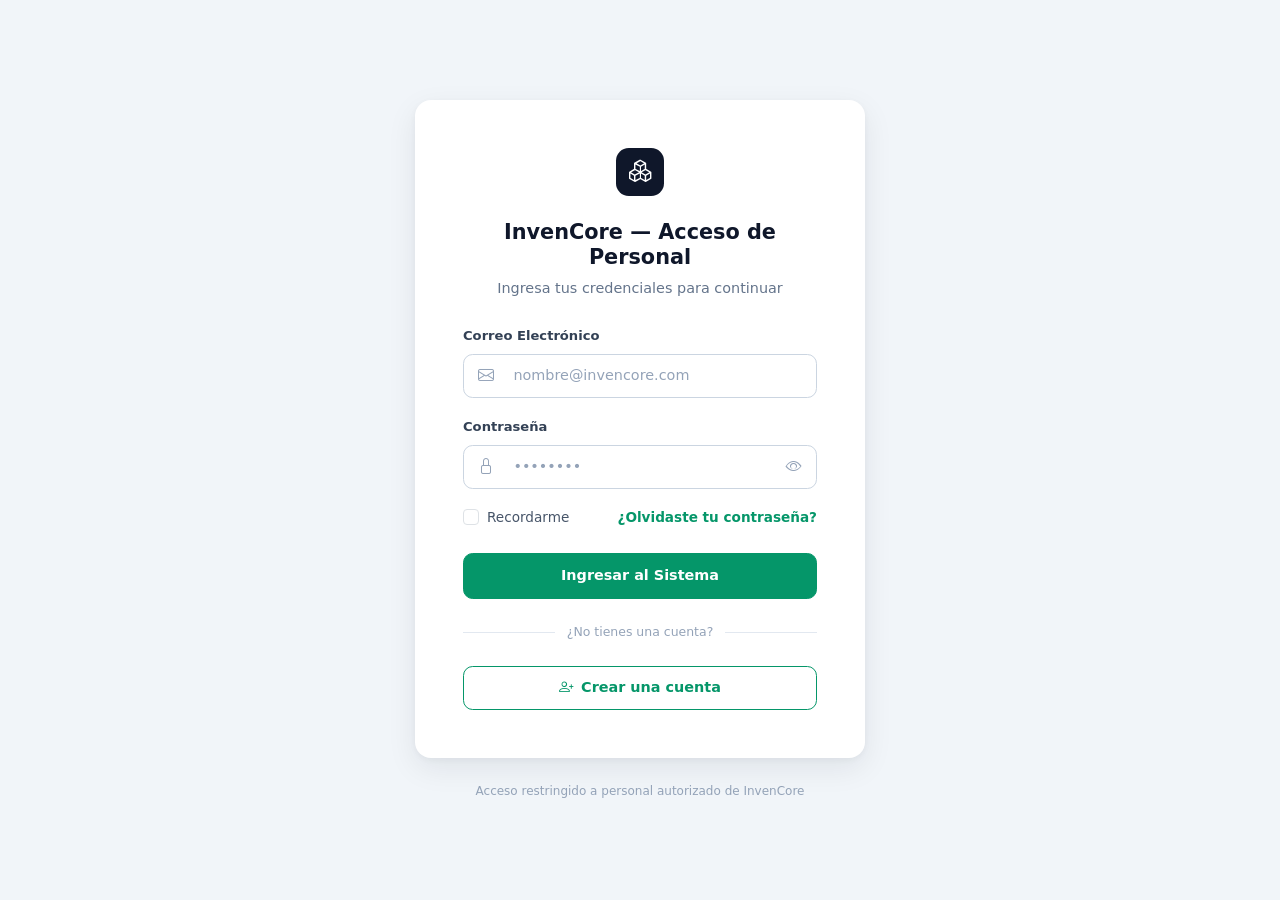
<file: index.html>
<!DOCTYPE html>
<html lang="es">
<head>
  <meta charset="UTF-8">
  <meta name="viewport" content="width=device-width, initial-scale=1">
  <title>InvenCore | Panel Principal de Operaciones</title>

  <!-- Protección: la página se oculta hasta que main.js confirma la sesión en el servidor.
       Seguro de fallo: si en 5 s no se confirma, se va al login. -->
  <script>
    document.documentElement.classList.add("auth-pending");
    setTimeout(function () {
      if (document.documentElement.classList.contains("auth-pending")) {
        window.location.replace("views/seguridad/login.html");
      }
    }, 5000);
  </script>

  <link href="https://cdn.jsdelivr.net/npm/bootstrap@5.3.3/dist/css/bootstrap.min.css" rel="stylesheet">
  <link href="https://cdn.jsdelivr.net/npm/bootstrap-icons@1.11.3/font/bootstrap-icons.min.css" rel="stylesheet">
  <link href="assets/css/style.css" rel="stylesheet">
</head>
<body>

  <div class="app-layout d-flex">

    <!-- Sidebar (dinámico) -->
    <div id="sidebar-placeholder" class="sidebar-wrapper"></div>

    <!-- Columna derecha -->
    <div class="main-column flex-grow-1 d-flex flex-column">

      <!-- Header / Top bar (dinámico) -->
      <div id="header-placeholder" class="sticky-top"></div>

      <main class="flex-grow-1 py-4 px-3 px-md-4">
        <div class="content-container mx-auto">

          <!-- Tarjetas de resumen -->
          <section class="row g-3 g-xl-4 mb-4" aria-label="Resumen">
            <div class="col-12 col-md-4">
              <a href="views/catalogo/catalogo.html" class="stat-card d-block text-decoration-none">
                <div class="d-flex justify-content-between align-items-start mb-3">
                  <span class="icon-box icon-emerald"><i class="bi bi-box"></i></span>
                  <i class="bi bi-chevron-right chevron"></i>
                </div>
                <div class="stat-label">Total SKUs</div>
                <div class="stat-value" id="kpiProductos">—</div>
                <div class="stat-desc" id="kpiUnidades">Cargando...</div>
              </a>
            </div>

            <div class="col-12 col-md-4">
              <a href="views/logistica/entradas.html" class="stat-card d-block text-decoration-none">
                <div class="d-flex justify-content-between align-items-start mb-3">
                  <span class="icon-box icon-emerald"><i class="bi bi-arrow-down-left"></i></span>
                  <i class="bi bi-chevron-right chevron"></i>
                </div>
                <div class="stat-label">Entradas &amp; Compras</div>
                <div class="stat-value" id="kpiEntradas">—</div>
                <div class="stat-desc">Control de recepción e inspección</div>
              </a>
            </div>

            <div class="col-12 col-md-4">
              <a href="views/logistica/salidas.html" class="stat-card d-block text-decoration-none">
                <div class="d-flex justify-content-between align-items-start mb-3">
                  <span class="icon-box icon-blue"><i class="bi bi-arrow-up-right"></i></span>
                  <i class="bi bi-chevron-right chevron"></i>
                </div>
                <div class="stat-label">Picking &amp; Despacho</div>
                <div class="stat-value" id="kpiSalidas">—</div>
                <div class="stat-desc">Preparación de pedidos y embalaje</div>
              </a>
            </div>
          </section>

          <!-- Alertas de stock -->
          <section class="alert-card" aria-labelledby="alertas-titulo">
            <div class="alert-card-header d-flex align-items-center">
              <span class="icon-box icon-amber icon-box-sm me-3"><i class="bi bi-exclamation-triangle"></i></span>
              <h2 id="alertas-titulo" class="alert-card-title mb-0">Monitoreo de Stock Crítico y Puntos de Reorden</h2>
              <span class="badge-amber ms-2 d-none" id="alertasBadge"></span>
            </div>

            <div class="table-responsive">
              <table class="table table-borderless align-middle mb-0 stock-table">
                <thead>
                  <tr>
                    <th scope="col" class="ps-4">Código SKU</th>
                    <th scope="col">Producto</th>
                    <th scope="col">Ubicación Almacén</th>
                    <th scope="col" class="text-center">Stock Mínimo</th>
                    <th scope="col" class="text-center">Stock Actual</th>
                  </tr>
                </thead>
                <tbody id="tablaAlertas">
                  <!-- Las filas las genera dashboard.js con los datos de obtener_metricas.php -->
                </tbody>
              </table>
            </div>
          </section>

        </div>
      </main>

      <!-- Footer (dinámico) -->
      <div id="footer-placeholder"></div>
    </div>
  </div>

  <script src="https://cdn.jsdelivr.net/npm/bootstrap@5.3.3/dist/js/bootstrap.bundle.min.js"></script>
  <script src="assets/js/main.js"></script>
  <script src="assets/js/dashboard.js"></script>
</body>
</html>
</file>
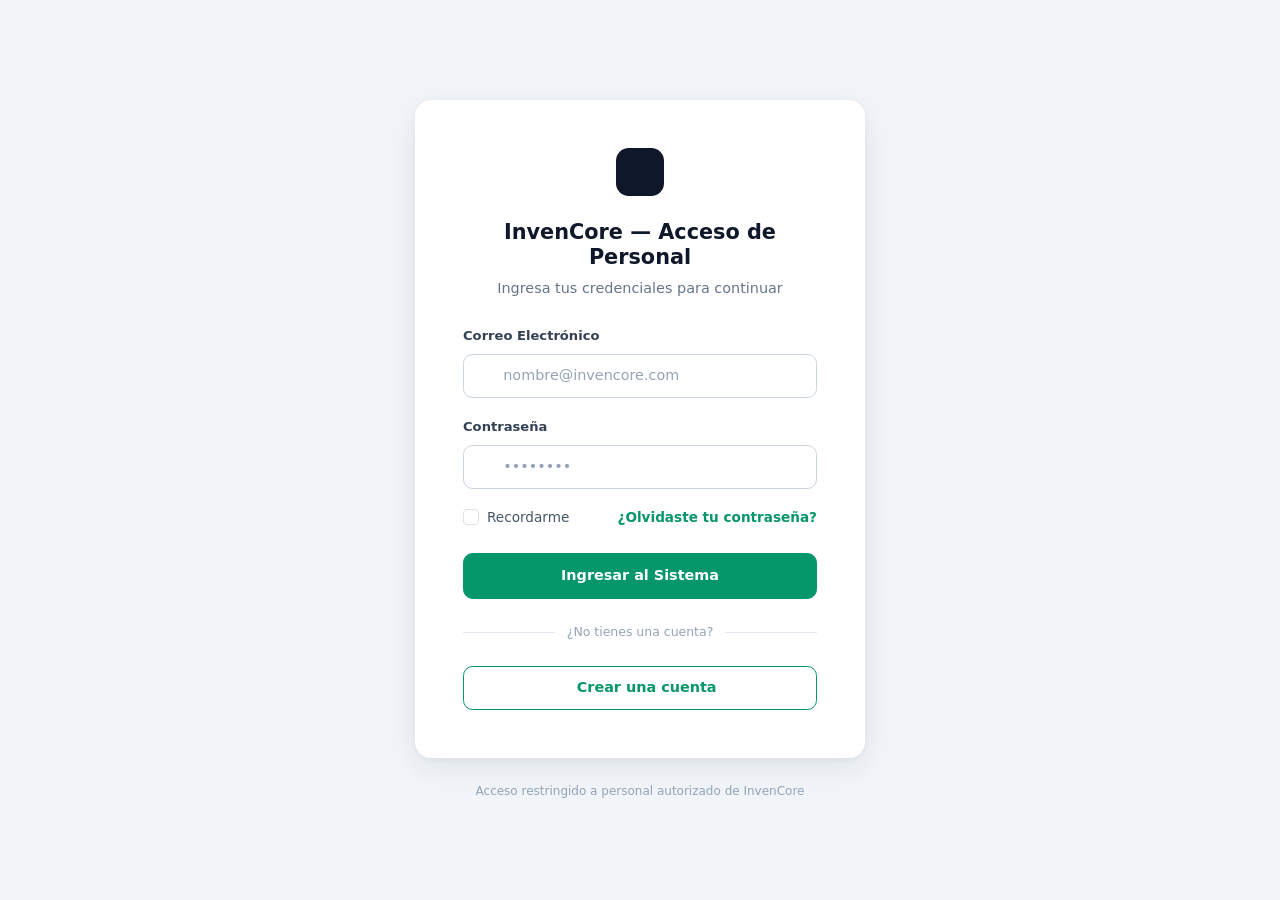
<file: views/catalogo/catalogo.html>
<!DOCTYPE html>
<html lang="es">
<head>
  <meta charset="UTF-8">
  <meta name="viewport" content="width=device-width, initial-scale=1">
  <title>InvenCore | Catálogo y Registro de Productos</title>

  <!-- Protección: la página se oculta hasta que main.js confirma la sesión en el servidor.
       Seguro de fallo: si en 5 s no se confirma, se va al login. -->
  <script>
    document.documentElement.classList.add("auth-pending");
    setTimeout(function () {
      if (document.documentElement.classList.contains("auth-pending")) {
        window.location.replace("../seguridad/login.html");
      }
    }, 5000);
  </script>

  <link href="https://cdn.jsdelivr.net/npm/bootstrap@5.3.3/dist/css/bootstrap.min.css" rel="stylesheet">
  <link href="https://cdn.jsdelivr.net/npm/bootstrap-icons@1.11.3/font/bootstrap-icons.min.css" rel="stylesheet">
  <!-- style.css: layout, sidebar y top bar | catalogo.css: estilos de esta pantalla -->
  <link href="../../assets/css/style.css" rel="stylesheet">
  <link href="../../assets/css/catalogo.css" rel="stylesheet">
</head>
<!-- data-base: prefijo para que main.js encuentre los componentes desde esta carpeta -->
<body data-base="../../">

  <div class="app-layout d-flex">

    <!-- Sidebar (dinámico) -->
    <div id="sidebar-placeholder" class="sidebar-wrapper"></div>

    <!-- Columna derecha -->
    <div class="main-column flex-grow-1 d-flex flex-column">

      <!-- Header / Top bar (dinámico) con título propio de esta página -->
      <div id="header-placeholder" class="sticky-top"
           data-title="Catálogo de Productos y Registro"
           data-subtitle="Gestión unificada de SKUs, precios, ubicaciones y proveedores"></div>

      <main class="flex-grow-1 py-4 px-3 px-md-4">
        <div class="content-container mx-auto">

          <!-- Tarjeta de encabezado -->
          <section class="card cat-card bg-white border-0 shadow-sm mb-4">
            <div class="card-body p-4 d-flex flex-column flex-md-row justify-content-between align-items-md-center gap-3">
              <div>
                <div class="d-flex align-items-center flex-wrap gap-2 mb-1">
                  <span class="badge-catalogo">Catálogo Unificado</span>
                  <span class="cat-kicker">· Maestro de Productos &amp; Kardex</span>
                </div>
                <h2 class="cat-title mb-1">Catálogo y Registro de Productos</h2>
                <p class="cat-subtitle mb-0">Gestión completa de SKUs, precios de costo, ubicación física en almacén (SGA) y proveedor habitual.</p>
              </div>
              <button type="button" class="btn btn-registrar flex-shrink-0" id="btnNuevoProducto"
                      data-bs-toggle="modal" data-bs-target="#modalNuevoProducto">
                <i class="bi bi-plus-lg me-2"></i>Registrar Nuevo Producto
              </button>
            </div>
          </section>

          <!-- Barra de búsqueda y filtros -->
          <section class="card cat-card bg-white border-0 shadow-sm mb-4">
            <div class="card-body p-3 d-flex flex-column flex-sm-row align-items-stretch gap-2">

              <div class="input-group cat-search">
                <span class="input-group-text"><i class="bi bi-search"></i></span>
                <input type="search" class="form-control" id="buscarProducto"
                       placeholder="Buscar por código SKU, nombre o categoría..."
                       aria-label="Buscar productos">
              </div>

              <div class="dropdown">
                <button class="btn btn-categoria dropdown-toggle-none w-100 d-flex align-items-center justify-content-between gap-2"
                        type="button" data-bs-toggle="dropdown" aria-expanded="false">
                  <span id="categoriaActual">Todas las Categorías</span>
                  <i class="bi bi-funnel"></i>
                </button>
                <ul class="dropdown-menu dropdown-menu-end cat-dropdown shadow-sm" id="menuCategorias">
                  <!-- Las categorías se generan desde catalogo.js según los productos cargados -->
                  <li><button class="dropdown-item active" type="button" data-category="all">Todas las Categorías</button></li>
                </ul>
              </div>

            </div>
          </section>

          <!-- Tabla de datos -->
          <section class="card cat-card bg-white border-0 shadow-sm overflow-hidden">
            <div class="table-responsive">
              <table class="table align-middle mb-0 cat-table">
                <thead>
                  <tr>
                    <th scope="col" class="ps-4">Código SKU</th>
                    <th scope="col">Producto &amp; Categoría</th>
                    <th scope="col">Ubicación SGA</th>
                    <th scope="col">Proveedor</th>
                    <th scope="col" class="text-end">Precio Unit.</th>
                    <th scope="col" class="text-center">Stock / Mínimo</th>
                    <th scope="col" class="text-center pe-4">Acciones</th>
                  </tr>
                </thead>
                <tbody id="productosBody">
                  <!-- Las filas de productos las genera catalogo.js con los datos de listar_productos.php -->

                  <!-- Fila de estado: cargando / sin productos / sin resultados / error (la gestiona catalogo.js) -->
                  <tr id="filaEstado">
                    <td colspan="7" class="text-center text-muted py-5" id="celdaEstado">
                      <span class="spinner-border spinner-border-sm me-2" aria-hidden="true"></span>Cargando productos...
                    </td>
                  </tr>
                </tbody>
              </table>
            </div>
          </section>

        </div>
      </main>

      <!-- Footer (dinámico) -->
      <div id="footer-placeholder"></div>
    </div>
  </div>

  <!-- Contenedor de notificaciones (Toast de Bootstrap) -->
  <div class="toast-container position-fixed top-0 end-0 p-3" id="toastContainer"></div>

  <!-- ========== MODAL: Registrar Nuevo Producto (tabla productos) ========== -->
  <div class="modal fade modal-ic" id="modalNuevoProducto" tabindex="-1" aria-labelledby="modalNuevoProductoLabel" aria-hidden="true">
    <div class="modal-dialog modal-dialog-centered modal-dialog-scrollable modal-lg">
      <div class="modal-content">
        <form id="formNuevoProducto" action="../../controllers/catalogo/registrar_producto.php" method="post" novalidate>

          <div class="modal-header">
            <h5 class="modal-title" id="modalNuevoProductoLabel"><i class="bi bi-plus-square text-success me-2" id="modalProductoIcono"></i><span id="modalProductoTitulo">Registrar Nuevo Producto</span></h5>
            <button type="button" class="btn-close" data-bs-dismiss="modal" aria-label="Cerrar"></button>
          </div>

          <div class="modal-body">

            <!-- Solo se envía en modo edición (catalogo.js lo habilita) -->
            <input type="hidden" id="prodId" name="id_producto" disabled>

            <div class="alert alert-secondary small d-none" id="avisoEdicion" role="note">
              <i class="bi bi-info-circle me-1"></i>El SKU y la categoría no se pueden modificar desde aquí.
            </div>

            <!-- ===== Datos del producto ===== -->
            <p class="text-uppercase small fw-bold text-secondary mb-3">Datos del producto</p>
            <div class="row gx-3">

              <div class="col-12 col-md-4 mb-3">
                <label for="prodSku" class="form-label">SKU <span class="text-danger">*</span></label>
                <input type="text" class="form-control text-uppercase" id="prodSku" name="sku" maxlength="20"
                       pattern="[A-Za-z0-9\-]+" placeholder="PROD-1006" autocomplete="off" required>
                <div class="invalid-feedback" id="prodSkuFeedback">Ingresa un SKU válido (letras, números y guiones).</div>
              </div>

              <div class="col-12 col-md-8 mb-3">
                <label for="prodNombre" class="form-label">Nombre del Producto <span class="text-danger">*</span></label>
                <input type="text" class="form-control" id="prodNombre" name="nombre" maxlength="100"
                       placeholder="Ej. Laptop Pro 15 - Intel i7 16GB" required>
                <div class="invalid-feedback">Ingresa el nombre del producto.</div>
              </div>

              <div class="col-12 mb-3">
                <label for="prodDescripcion" class="form-label">Descripción <span class="text-muted fw-normal">(opcional)</span></label>
                <textarea class="form-control" id="prodDescripcion" name="descripcion" rows="3" maxlength="255"
                          placeholder="Características, marca, modelo..."></textarea>
              </div>

            </div>

            <!-- ===== Precio y stock ===== -->
            <p class="text-uppercase small fw-bold text-secondary mt-2 mb-3">Precio y stock</p>
            <div class="row gx-3">

              <div class="col-12 col-md-4 mb-3">
                <label for="prodPrecio" class="form-label">Precio Unitario <span class="text-danger">*</span></label>
                <div class="input-group">
                  <span class="input-group-text">$</span>
                  <input type="number" class="form-control" id="prodPrecio" name="precio" min="0" step="0.01"
                         placeholder="0.00" required>
                  <div class="invalid-feedback">Ingresa un precio válido.</div>
                </div>
              </div>

              <div class="col-12 col-md-4 mb-3">
                <label for="prodStockActual" class="form-label">Stock Actual Inicial <span class="text-danger">*</span></label>
                <input type="number" class="form-control" id="prodStockActual" name="stock_actual" min="0" step="1"
                       placeholder="0" required>
                <div class="invalid-feedback">Ingresa el stock inicial (0 o más).</div>
              </div>

              <div class="col-12 col-md-4 mb-3">
                <label for="prodStockMinimo" class="form-label">Stock Mínimo <span class="text-danger">*</span></label>
                <input type="number" class="form-control" id="prodStockMinimo" name="stock_minimo" min="0" step="1"
                       placeholder="0" required>
                <div class="invalid-feedback">Ingresa el stock mínimo (0 o más).</div>
              </div>

            </div>

            <!-- ===== Ubicación y clasificación ===== -->
            <p class="text-uppercase small fw-bold text-secondary mt-2 mb-3">Ubicación y clasificación</p>
            <div class="row gx-3">

              <div class="col-12 mb-3">
                <label for="prodUbicacion" class="form-label">Ubicación SGA <span class="text-danger">*</span></label>
                <select class="form-select" id="prodUbicacion" name="ubicacion_sga" required>
                  <option value="" selected disabled>Selecciona una zona del almacén</option>
                  <option value="Almacén Principal - Pasillo A (Estante 01 - 04)">Almacén Principal - Pasillo A (Estante 01 - 04)</option>
                  <option value="Almacén Principal - Pasillo B (Estante 01 - 05)">Almacén Principal - Pasillo B (Estante 01 - 05)</option>
                  <option value="Almacén Secundario - Pasillo C (Estante 01 - 08)">Almacén Secundario - Pasillo C (Estante 01 - 08)</option>
                  <option value="Almacén Secundario - Zona D (Pallets)">Almacén Secundario - Zona D (Pallets)</option>
                </select>
                <div class="invalid-feedback">Selecciona la ubicación del producto en el almacén.</div>
              </div>

              <div class="col-12 col-md-6 mb-3">
                <label for="prodCategoria" class="form-label">Categoría <span class="text-danger">*</span></label>
                <select class="form-select" id="prodCategoria" name="id_categoria" required>
                  <option value="" selected disabled>Selecciona una categoría</option>
                  <option value="1">Electrónica</option>
                  <option value="2">Periféricos</option>
                  <option value="3">Mobiliario</option>
                </select>
                <div class="invalid-feedback">Selecciona una categoría.</div>
              </div>


            </div>

          </div>
          <div class="modal-footer">
            <button type="button" class="btn btn-cancelar" data-bs-dismiss="modal">Cancelar</button>
            <button type="submit" class="btn btn-guardar btn-guardar-verde"><i class="bi bi-check-lg me-1"></i><span id="btnGuardarTexto">Guardar Producto</span></button>
          </div>

        </form>
      </div>
    </div>
  </div>

  <script src="https://cdn.jsdelivr.net/npm/bootstrap@5.3.3/dist/js/bootstrap.bundle.min.js"></script>
  <script src="../../assets/js/main.js"></script>
  <script src="../../assets/js/catalogo.js"></script>
</body>
</html>
</file>
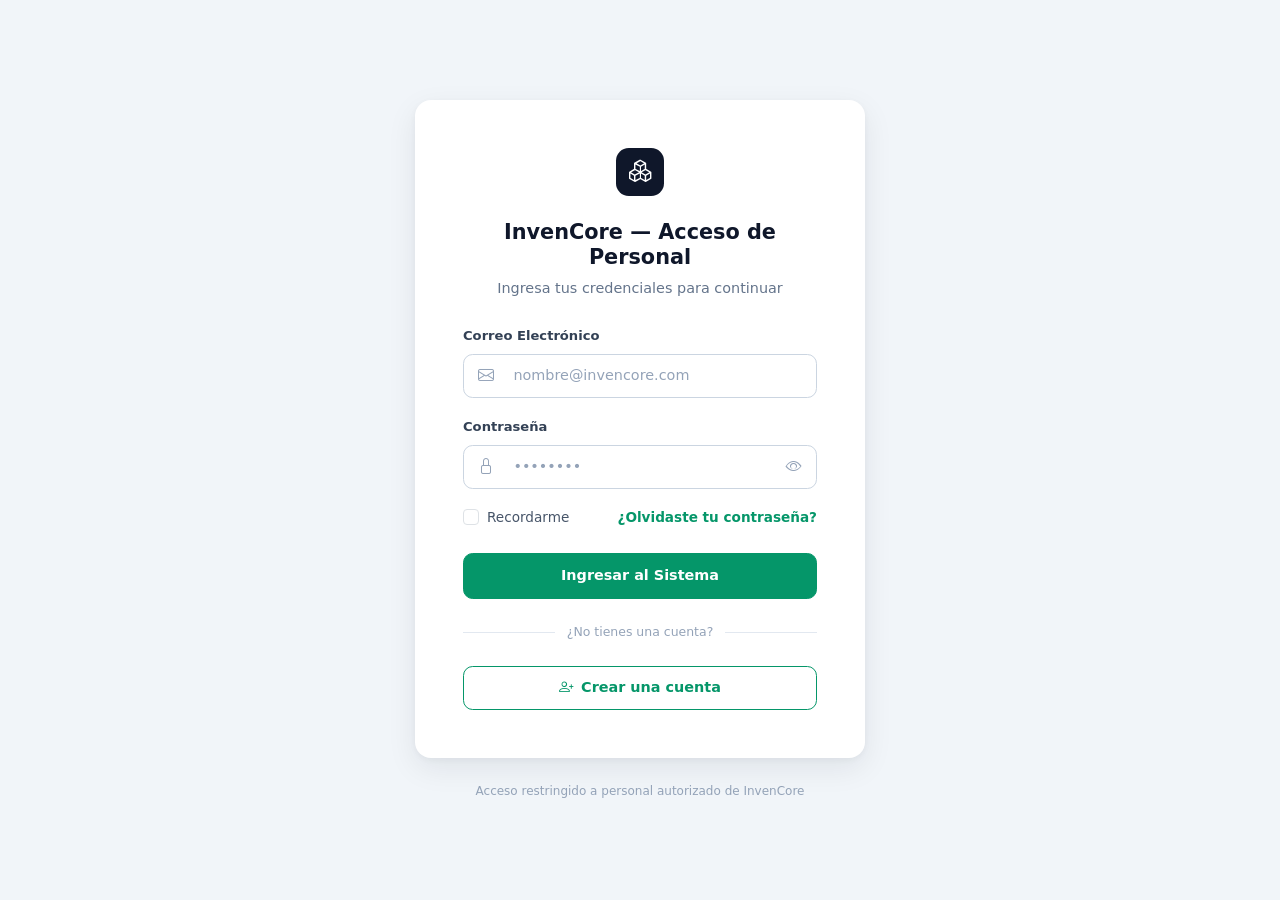
<file: views/logistica/almacenes.html>
<!DOCTYPE html>
<html lang="es">
<head>
  <meta charset="UTF-8">
  <meta name="viewport" content="width=device-width, initial-scale=1">
  <title>InvenCore | Almacenamiento y Ubicaciones (SGA)</title>

  <!-- Protección: la página se oculta hasta que main.js confirma la sesión en el servidor.
       Seguro de fallo: si en 5 s no se confirma, se va al login. -->
  <script>
    document.documentElement.classList.add("auth-pending");
    setTimeout(function () {
      if (document.documentElement.classList.contains("auth-pending")) {
        window.location.replace("../seguridad/login.html");
      }
    }, 5000);
  </script>

  <link href="https://cdn.jsdelivr.net/npm/bootstrap@5.3.3/dist/css/bootstrap.min.css" rel="stylesheet">
  <link href="https://cdn.jsdelivr.net/npm/bootstrap-icons@1.11.3/font/bootstrap-icons.min.css" rel="stylesheet">
  <!-- style.css: layout, sidebar y top bar | almacenes.css: estilos de esta pantalla -->
  <link href="../../assets/css/style.css" rel="stylesheet">
  <link href="../../assets/css/almacenes.css" rel="stylesheet">
</head>
<!-- data-base: prefijo para que main.js encuentre los componentes desde esta carpeta -->
<body data-base="../../">

  <div class="app-layout d-flex">

    <!-- Sidebar (inyectado por main.js) -->
    <div id="sidebar-placeholder" class="sidebar-wrapper"></div>

    <div class="main-column flex-grow-1 d-flex flex-column">

      <!-- Header (inyectado por main.js) con el título de esta pantalla -->
      <div id="header-placeholder" class="sticky-top"
           data-title="Almacenamiento y Ubicaciones (SGA)"
           data-subtitle="Sistema de Gestión de Almacén: Mapa de racks, pasillos y ocupación"></div>

      <!-- ================= CONTENIDO CENTRAL ================= -->
      <main class="flex-grow-1 py-4 px-3 px-md-4">
        <div class="almacenes-container mx-auto">

          <!-- 1. Tarjeta principal -->
          <section class="card alm-card border-0 mb-4">
            <div class="card-body p-4">
              <div class="d-flex align-items-center flex-wrap gap-2 mb-1">
                <span class="badge-modulo">SGA - Sistema Gestión Almacén</span>
                <span class="alm-kicker">· Norma de Inventarios &amp; Mapas</span>
              </div>
              <h2 class="alm-title mb-1">Almacenamiento y Ubicaciones</h2>
              <p class="alm-subtitle mb-0">Zonificación, control de ocupación por pasillos, niveles de rack y tipo de mercadería.</p>
            </div>
          </section>

          <!-- 2. Filtros (pills) -->
          <nav class="alm-tabs mb-4" role="tablist" aria-label="Filtrar por almacén">
            <button type="button" class="alm-tab active" role="tab" aria-selected="true"  data-filtro="all">Todos los Almacenes</button>
            <button type="button" class="alm-tab"        role="tab" aria-selected="false" data-filtro="principal">Almacén Principal</button>
            <button type="button" class="alm-tab"        role="tab" aria-selected="false" data-filtro="secundario">Almacén Secundario</button>
          </nav>

          <!-- Avisos (los gestiona almacenes.js) -->
          <div class="alert alert-danger d-none d-flex align-items-center justify-content-between flex-wrap gap-2" role="alert" id="almError">
            <span><i class="bi bi-exclamation-triangle me-2"></i>No se pudo cargar la ocupación de los almacenes.</span>
            <button type="button" class="btn btn-sm btn-outline-danger" id="btnReintentarZonas">Reintentar</button>
          </div>
          <div class="alert alert-warning d-none small" role="alert" id="almAvisoSinZona"></div>

          <!-- 3. Grilla de pasillos -->
          <section class="row g-3 g-xl-4" id="grillaPasillos" aria-label="Pasillos y zonas">

            <!-- Pasillo A -->
            <div class="col-12 col-md-6 col-lg-4" data-almacen="principal" data-zona="pasillo-a">
              <article class="card alm-card pasillo-card border-0 h-100">
                <div class="card-body p-4">

                  <div class="d-flex align-items-start gap-3 mb-3">
                    <span class="pasillo-icon"><i class="bi bi-archive"></i></span>
                    <div class="flex-grow-1">
                      <h3 class="pasillo-title">Pasillo A</h3>
                      <div class="pasillo-sub">Almacén Principal</div>
                    </div>
                    <span class="tipo-badge tipo-alto">Alto Valor</span>
                  </div>

                  <dl class="pasillo-datos">
                    <div><dt>Estantería/Rack:</dt><dd>Estante 01 - 04</dd></div>
                    <div><dt>Nivel de Altura:</dt><dd>Nivel 1 (Pick-Face)</dd></div>
                  </dl>

                  <div class="d-flex justify-content-between align-items-center mb-2">
                    <span class="ocupacion-label"><i class="bi bi-boxes me-1"></i>Ocupación</span>
                    <span class="ocupacion-valor">—</span>
                  </div>
                  <div class="progress alm-progress" role="progressbar" aria-label="Ocupación Pasillo A" aria-valuenow="0" aria-valuemin="0" aria-valuemax="100">
                    <div class="progress-bar" style="width: 0%"></div>
                  </div>

                  <div class="pasillo-footer">
                    <span class="estado-label">Estado SGA:</span>
                    <span class="estado-sga estado-cargando">Cargando...</span>
                  </div>

                </div>
              </article>
            </div>

            <!-- Pasillo B -->
            <div class="col-12 col-md-6 col-lg-4" data-almacen="principal" data-zona="pasillo-b">
              <article class="card alm-card pasillo-card border-0 h-100">
                <div class="card-body p-4">

                  <div class="d-flex align-items-start gap-3 mb-3">
                    <span class="pasillo-icon"><i class="bi bi-archive"></i></span>
                    <div class="flex-grow-1">
                      <h3 class="pasillo-title">Pasillo B</h3>
                      <div class="pasillo-sub">Almacén Principal</div>
                    </div>
                    <span class="tipo-badge tipo-general">General</span>
                  </div>

                  <dl class="pasillo-datos">
                    <div><dt>Estantería/Rack:</dt><dd>Estante 01 - 05</dd></div>
                    <div><dt>Nivel de Altura:</dt><dd>Nivel 2</dd></div>
                  </dl>

                  <div class="d-flex justify-content-between align-items-center mb-2">
                    <span class="ocupacion-label"><i class="bi bi-boxes me-1"></i>Ocupación</span>
                    <span class="ocupacion-valor">—</span>
                  </div>
                  <div class="progress alm-progress" role="progressbar" aria-label="Ocupación Pasillo B" aria-valuenow="0" aria-valuemin="0" aria-valuemax="100">
                    <div class="progress-bar" style="width: 0%"></div>
                  </div>

                  <div class="pasillo-footer">
                    <span class="estado-label">Estado SGA:</span>
                    <span class="estado-sga estado-cargando">Cargando...</span>
                  </div>

                </div>
              </article>
            </div>

            <!-- Pasillo C -->
            <div class="col-12 col-md-6 col-lg-4" data-almacen="secundario" data-zona="pasillo-c">
              <article class="card alm-card pasillo-card border-0 h-100">
                <div class="card-body p-4">

                  <div class="d-flex align-items-start gap-3 mb-3">
                    <span class="pasillo-icon"><i class="bi bi-archive"></i></span>
                    <div class="flex-grow-1">
                      <h3 class="pasillo-title">Pasillo C</h3>
                      <div class="pasillo-sub">Almacén Secundario</div>
                    </div>
                    <span class="tipo-badge tipo-general">General</span>
                  </div>

                  <dl class="pasillo-datos">
                    <div><dt>Estantería/Rack:</dt><dd>Estante 01 - 08</dd></div>
                    <div><dt>Nivel de Altura:</dt><dd>Nivel 1</dd></div>
                  </dl>

                  <div class="d-flex justify-content-between align-items-center mb-2">
                    <span class="ocupacion-label"><i class="bi bi-boxes me-1"></i>Ocupación</span>
                    <span class="ocupacion-valor">—</span>
                  </div>
                  <div class="progress alm-progress" role="progressbar" aria-label="Ocupación Pasillo C" aria-valuenow="0" aria-valuemin="0" aria-valuemax="100">
                    <div class="progress-bar" style="width: 0%"></div>
                  </div>

                  <div class="pasillo-footer">
                    <span class="estado-label">Estado SGA:</span>
                    <span class="estado-sga estado-cargando">Cargando...</span>
                  </div>

                </div>
              </article>
            </div>

            <!-- Zona D (Pallets) -->
            <div class="col-12 col-md-6 col-lg-4" data-almacen="secundario" data-zona="zona-d">
              <article class="card alm-card pasillo-card border-0 h-100">
                <div class="card-body p-4">

                  <div class="d-flex align-items-start gap-3 mb-3">
                    <span class="pasillo-icon"><i class="bi bi-archive"></i></span>
                    <div class="flex-grow-1">
                      <h3 class="pasillo-title">Zona D (Pallets)</h3>
                      <div class="pasillo-sub">Almacén Secundario</div>
                    </div>
                    <span class="tipo-badge tipo-general">General</span>
                  </div>

                  <dl class="pasillo-datos">
                    <div><dt>Estantería/Rack:</dt><dd>Racks Nivel Suelo</dd></div>
                    <div><dt>Nivel de Altura:</dt><dd>Pallet Racking</dd></div>
                  </dl>

                  <div class="d-flex justify-content-between align-items-center mb-2">
                    <span class="ocupacion-label"><i class="bi bi-boxes me-1"></i>Ocupación</span>
                    <span class="ocupacion-valor">—</span>
                  </div>
                  <div class="progress alm-progress" role="progressbar" aria-label="Ocupación Zona D" aria-valuenow="0" aria-valuemin="0" aria-valuemax="100">
                    <div class="progress-bar" style="width: 0%"></div>
                  </div>

                  <div class="pasillo-footer">
                    <span class="estado-label">Estado SGA:</span>
                    <span class="estado-sga estado-cargando">Cargando...</span>
                  </div>

                </div>
              </article>
            </div>

          </section>

        </div>
      </main>

      <div id="footer-placeholder"></div>
    </div>
  </div>

  <script src="https://cdn.jsdelivr.net/npm/bootstrap@5.3.3/dist/js/bootstrap.bundle.min.js"></script>
  <script src="../../assets/js/main.js"></script>
  <script src="../../assets/js/almacenes.js"></script>
</body>
</html>
</file>
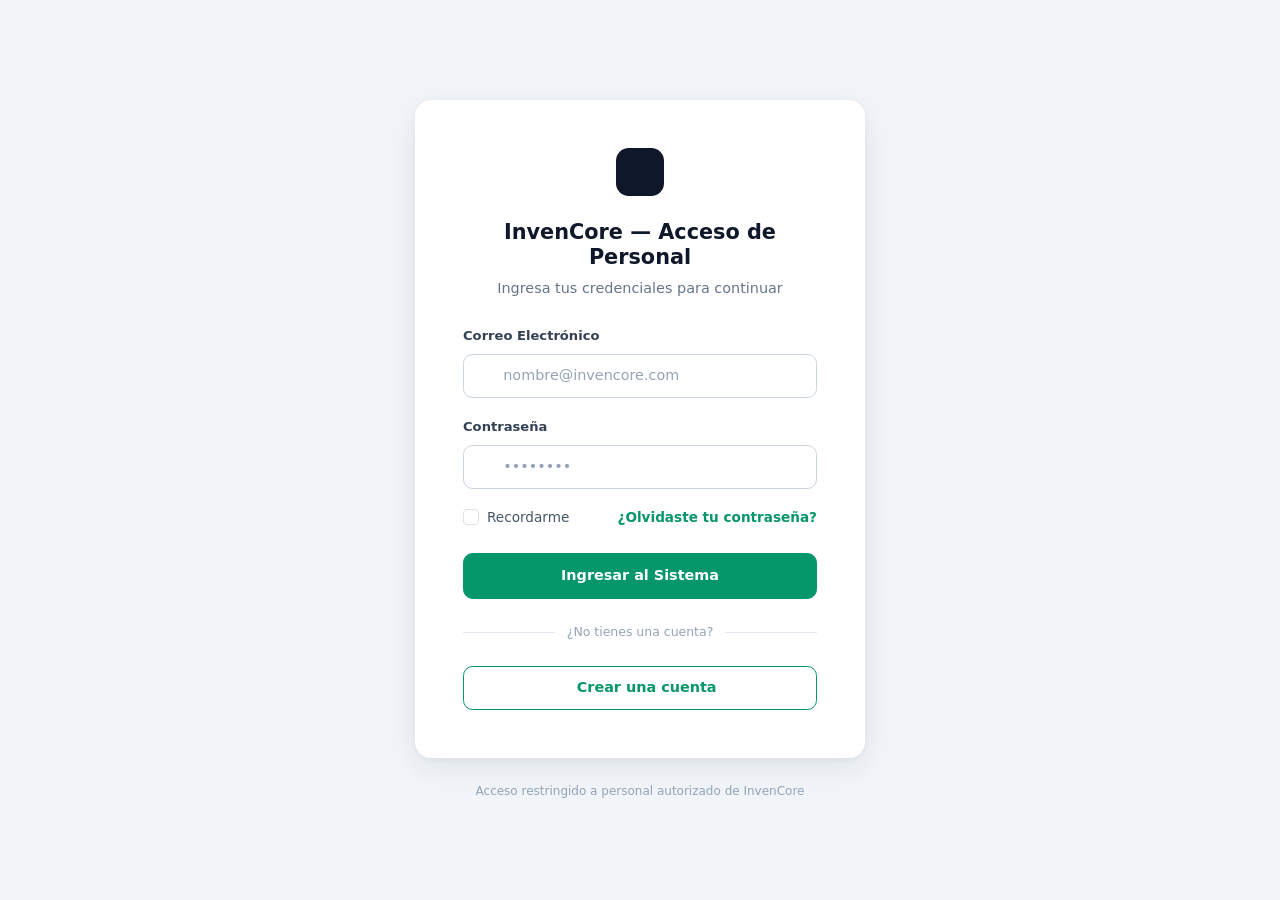
<file: views/logistica/entradas.html>
<!DOCTYPE html>
<html lang="es">
<head>
  <meta charset="UTF-8">
  <meta name="viewport" content="width=device-width, initial-scale=1">
  <title>InvenCore | Gestión de Entradas y Recepciones</title>

  <!-- Protección: la página se oculta hasta que main.js confirma la sesión en el servidor.
       Seguro de fallo: si en 5 s no se confirma, se va al login. -->
  <script>
    document.documentElement.classList.add("auth-pending");
    setTimeout(function () {
      if (document.documentElement.classList.contains("auth-pending")) {
        window.location.replace("../seguridad/login.html");
      }
    }, 5000);
  </script>

  <link href="https://cdn.jsdelivr.net/npm/bootstrap@5.3.3/dist/css/bootstrap.min.css" rel="stylesheet">
  <link href="https://cdn.jsdelivr.net/npm/bootstrap-icons@1.11.3/font/bootstrap-icons.min.css" rel="stylesheet">
  <!-- style.css: layout, sidebar y top bar | entradas.css: estilos de esta pantalla -->
  <link href="../../assets/css/style.css" rel="stylesheet">
  <link href="../../assets/css/entradas.css" rel="stylesheet">
</head>
<!-- data-base: prefijo para que main.js encuentre los componentes desde esta carpeta -->
<body data-base="../../">

  <div class="app-layout d-flex">

    <!-- Sidebar (inyectado por main.js) -->
    <div id="sidebar-placeholder" class="sidebar-wrapper"></div>

    <div class="main-column flex-grow-1 d-flex flex-column">

      <!-- Header (inyectado por main.js) con el título de esta pantalla -->
      <div id="header-placeholder" class="sticky-top"
           data-title="Gestión de Entradas y Recepciones"
           data-subtitle="Control de compras, recepción de mercancías e inspección de calidad"></div>

      <!-- ================= CONTENIDO CENTRAL ================= -->
      <main class="flex-grow-1 py-4 px-3 px-md-4">
        <div class="entradas-container mx-auto">

          <!-- 1. Tarjeta principal -->
          <section class="card ent-card border-0 mb-4">
            <div class="card-body p-4 d-flex flex-column flex-md-row justify-content-between align-items-md-center gap-3">
              <div>
                <div class="d-flex align-items-center flex-wrap gap-2 mb-1">
                  <span class="badge-modulo">Módulo de Entradas</span>
                  <span class="ent-kicker">· Recepciones &amp; Compras</span>
                </div>
                <h2 class="ent-title mb-1">Gestión de Entradas e Inspección</h2>
                <p class="ent-subtitle mb-0">Registro, validación de guías de remisión, control de calidad y recepción en almacén.</p>
              </div>
              <button type="button" class="btn btn-nueva-entrada flex-shrink-0" id="btnNuevaEntrada"
                      data-bs-toggle="modal" data-bs-target="#modalNuevaEntrada">
                <i class="bi bi-plus-lg me-2"></i>Registrar Nueva Entrada / OC
              </button>
            </div>
          </section>

          <!-- 2. KPIs (3 columnas) -->
          <section class="row g-3 g-xl-4 mb-4" aria-label="Indicadores de entradas">
            <div class="col-12 col-md-4">
              <div class="card ent-card kpi-card border-0 h-100">
                <div class="card-body d-flex align-items-center">
                  <span class="kpi-icon kpi-amber"><i class="bi bi-clock"></i></span>
                  <div class="ms-3">
                    <div class="kpi-label">Ordenes Pendientes</div>
                    <div class="kpi-value" id="kpiPendientes">—</div>
                  </div>
                </div>
              </div>
            </div>
            <div class="col-12 col-md-4">
              <div class="card ent-card kpi-card border-0 h-100">
                <div class="card-body d-flex align-items-center">
                  <span class="kpi-icon kpi-blue"><i class="bi bi-box-seam"></i></span>
                  <div class="ms-3">
                    <div class="kpi-label">En Inspección de Calidad</div>
                    <div class="kpi-value" id="kpiInspeccion">—</div>
                  </div>
                </div>
              </div>
            </div>
            <div class="col-12 col-md-4">
              <div class="card ent-card kpi-card border-0 h-100">
                <div class="card-body d-flex align-items-center">
                  <span class="kpi-icon kpi-green"><i class="bi bi-check-circle"></i></span>
                  <div class="ms-3">
                    <div class="kpi-label">Recepcionados este Mes</div>
                    <div class="kpi-value" id="kpiRecibidos">—</div>
                  </div>
                </div>
              </div>
            </div>
          </section>

          <!-- 3. Búsqueda y filtro por estado -->
          <section class="card ent-card border-0 mb-4">
            <div class="card-body p-3 d-flex flex-column flex-md-row justify-content-between align-items-md-center gap-3">

              <div class="input-group ent-search">
                <span class="input-group-text"><i class="bi bi-search"></i></span>
                <input type="search" class="form-control" id="buscarEntrada"
                       placeholder="Buscar por OC, Proveedor o Producto..." aria-label="Buscar entradas">
              </div>

              <div class="d-flex align-items-center gap-2">
                <i class="bi bi-funnel text-muted"></i>
                <span class="ent-filter-label">Estado:</span>
                <div class="dropdown">
                  <button class="btn btn-estado" type="button" data-bs-toggle="dropdown" aria-expanded="false">
                    <span id="estadoActual">Todos los Estados</span>
                  </button>
                  <ul class="dropdown-menu dropdown-menu-end ent-dropdown shadow-sm">
                    <li><button class="dropdown-item active" type="button" data-filtro="all">Todos los Estados</button></li>
                    <li><button class="dropdown-item" type="button" data-filtro="pendiente">Pendiente</button></li>
                    <li><button class="dropdown-item" type="button" data-filtro="inspeccion">En Inspección</button></li>
                    <li><button class="dropdown-item" type="button" data-filtro="recibido">Recepcionado</button></li>
                  </ul>
                </div>
              </div>

            </div>
          </section>

          <!-- 4. Tabla de datos -->
          <section class="card ent-card border-0 overflow-hidden">
            <div class="table-responsive">
              <table class="table align-middle mb-0 ent-table">
                <thead>
                  <tr>
                    <th scope="col" class="ps-4">Orden / Guía</th>
                    <th scope="col">Proveedor</th>
                    <th scope="col">Producto Solicitado</th>
                    <th scope="col" class="text-center">Cant. Esperada /<br>Recibida</th>
                    <th scope="col">Almacén<br>Destino</th>
                    <th scope="col">Estado</th>
                    <th scope="col">Recepción /<br>Inspector</th>
                    <th scope="col" class="text-end pe-4">Acciones de Flujo</th>
                  </tr>
                </thead>
                <tbody id="entradasBody">
                  <!-- Las filas las genera entradas.js con los datos de listar_entradas.php -->

                  <!-- Fila de estado: cargando / sin entradas / sin resultados / error (la gestiona entradas.js) -->
                  <tr id="filaEstado">
                    <td colspan="8" class="text-center text-muted py-5" id="celdaEstado">
                      <span class="spinner-border spinner-border-sm me-2" aria-hidden="true"></span>Cargando entradas...
                    </td>
                  </tr>
                </tbody>
              </table>
            </div>
          </section>

        </div>
      </main>

      <div id="footer-placeholder"></div>
    </div>
  </div>

  <!-- Contenedor de notificaciones (Toast de Bootstrap) -->
  <div class="toast-container position-fixed top-0 end-0 p-3" id="toastContainer"></div>

  <!-- ========== MODAL: Registrar Nueva Entrada (tabla movimientos) ========== -->
  <div class="modal fade modal-ic" id="modalNuevaEntrada" tabindex="-1" aria-labelledby="modalNuevaEntradaLabel" aria-hidden="true">
    <div class="modal-dialog modal-dialog-centered modal-dialog-scrollable">
      <div class="modal-content">
        <!-- entradas.js lo envía con fetch(); action y method sirven como respaldo -->
        <form id="formNuevaEntrada" action="../../controllers/logistica/registrar_entrada.php" method="post" novalidate>

          <div class="modal-header">
            <h5 class="modal-title" id="modalNuevaEntradaLabel"><i class="bi bi-box-arrow-in-down-left text-success me-2"></i>Registrar Nueva Entrada</h5>
            <button type="button" class="btn-close" data-bs-dismiss="modal" aria-label="Cerrar"></button>
          </div>

          <div class="modal-body">
            <!-- tipo_movimiento ('ENTRADA'), nro_guia, fecha, estado e id_usuario los asigna el servidor -->

            <!-- Error devuelto por el servidor (el modal se mantiene abierto con los datos escritos) -->
            <div class="alert alert-danger d-none" role="alert" id="entradaError"></div>

            <div class="row gx-3">

              <div class="col-12 mb-3">
                <label for="entProducto" class="form-label">Producto a ingresar <span class="text-danger">*</span></label>
                <select class="form-select" id="entProducto" name="id_producto" required>
                  <option value="" selected disabled>Cargando productos...</option>
                </select>
                <div class="invalid-feedback">Selecciona el producto.</div>
              </div>

              <div class="col-12 col-md-6 mb-3">
                <label for="entProveedor" class="form-label">Proveedor <span class="text-danger">*</span></label>
                <select class="form-select" id="entProveedor" name="id_proveedor" required>
                  <option value="" selected disabled>Cargando proveedores...</option>
                </select>
                <div class="invalid-feedback">Selecciona el proveedor.</div>
              </div>

              <div class="col-12 mb-3">
                <label for="entAlmacen" class="form-label">Almacén Destino <span class="text-danger">*</span></label>
                <select class="form-select" id="entAlmacen" name="almacen_destino" required>
                  <option value="" selected disabled>Selecciona almacén y pasillo</option>
                  <option value="Almacén Principal - Pasillo A (Estante 01 - 04)">Almacén Principal - Pasillo A (Estante 01 - 04)</option>
                  <option value="Almacén Principal - Pasillo B (Estante 01 - 05)">Almacén Principal - Pasillo B (Estante 01 - 05)</option>
                  <option value="Almacén Secundario - Pasillo C (Estante 01 - 08)">Almacén Secundario - Pasillo C (Estante 01 - 08)</option>
                  <option value="Almacén Secundario - Zona D (Pallets)">Almacén Secundario - Zona D (Pallets)</option>
                </select>
                <div class="invalid-feedback">Selecciona el almacén y pasillo de destino.</div>
              </div>

              <div class="col-12 col-md-6 mb-3">
                <label for="entCantidad" class="form-label">Cantidad recibida <span class="text-danger">*</span></label>
                <input type="number" class="form-control" id="entCantidad" name="cantidad" min="1" max="1000000" step="1"
                       placeholder="0" required>
                <div class="invalid-feedback">Ingresa una cantidad entera mayor a 0.</div>
              </div>

              <div class="col-12 mb-3">
                <label for="entMotivo" class="form-label">Motivo / Observación <span class="text-muted fw-normal">(opcional)</span></label>
                <textarea class="form-control" id="entMotivo" name="motivo" rows="3" maxlength="255"
                          placeholder="Ej. Recepción conforme, guía de remisión del proveedor..."></textarea>
              </div>

            </div>
          </div>

          <div class="modal-footer">
            <button type="button" class="btn btn-cancelar" data-bs-dismiss="modal">Cancelar</button>
            <button type="submit" class="btn btn-guardar btn-guardar-verde" id="btnRegistrarEntrada">
              <span class="spinner-border spinner-border-sm me-1 d-none" id="entradaSpinner" aria-hidden="true"></span>
              <i class="bi bi-check-lg me-1" id="entradaIcono"></i>Registrar Entrada
            </button>
          </div>

        </form>
      </div>
    </div>
  </div>
  <script src="https://cdn.jsdelivr.net/npm/bootstrap@5.3.3/dist/js/bootstrap.bundle.min.js"></script>
  <script src="../../assets/js/main.js"></script>
  <script src="../../assets/js/entradas.js"></script>
</body>
</html>
</file>
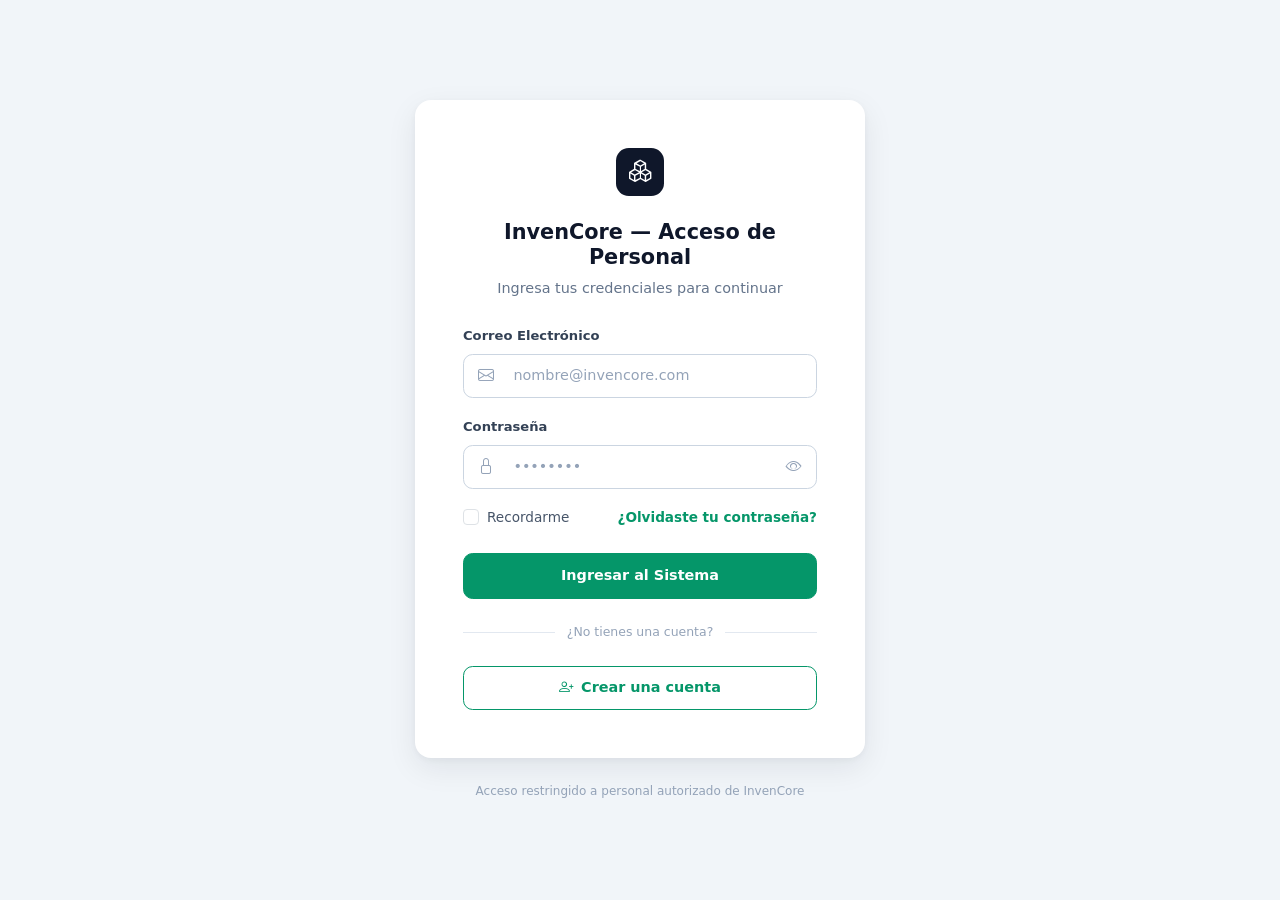
<file: views/logistica/salidas.html>
<!DOCTYPE html>
<html lang="es">
<head>
  <meta charset="UTF-8">
  <meta name="viewport" content="width=device-width, initial-scale=1">
  <title>InvenCore | Gestión de Salidas, Picking y Packing</title>

  <!-- Protección: la página se oculta hasta que main.js confirma la sesión en el servidor.
       Seguro de fallo: si en 5 s no se confirma, se va al login. -->
  <script>
    document.documentElement.classList.add("auth-pending");
    setTimeout(function () {
      if (document.documentElement.classList.contains("auth-pending")) {
        window.location.replace("../seguridad/login.html");
      }
    }, 5000);
  </script>

  <link href="https://cdn.jsdelivr.net/npm/bootstrap@5.3.3/dist/css/bootstrap.min.css" rel="stylesheet">
  <link href="https://cdn.jsdelivr.net/npm/bootstrap-icons@1.11.3/font/bootstrap-icons.min.css" rel="stylesheet">
  <!-- style.css: layout, sidebar y top bar | salidas.css: estilos de esta pantalla -->
  <link href="../../assets/css/style.css" rel="stylesheet">
  <link href="../../assets/css/salidas.css" rel="stylesheet">
</head>
<!-- data-base: prefijo para que main.js encuentre los componentes desde esta carpeta -->
<body data-base="../../">

  <div class="app-layout d-flex">

    <!-- Sidebar (inyectado por main.js) -->
    <div id="sidebar-placeholder" class="sidebar-wrapper"></div>

    <div class="main-column flex-grow-1 d-flex flex-column">

      <!-- Header (inyectado por main.js) con el título de esta pantalla -->
      <div id="header-placeholder" class="sticky-top"
           data-title="Gestión de Salidas, Picking y Packing"
           data-subtitle="Preparación de pedidos, embalaje y despachos de almacén"></div>

      <!-- ================= CONTENIDO CENTRAL ================= -->
      <main class="flex-grow-1 py-4 px-3 px-md-4">
        <div class="salidas-container mx-auto">

          <!-- 1. Tarjeta principal -->
          <section class="card sal-card border-0 mb-4">
            <div class="card-body p-4 d-flex flex-column flex-md-row justify-content-between align-items-md-center gap-3">
              <div>
                <div class="d-flex align-items-center flex-wrap gap-2 mb-1">
                  <span class="badge-modulo">Módulo de Salidas</span>
                  <span class="sal-kicker">· Flujo Picking, Packing &amp; Despachos</span>
                </div>
                <h2 class="sal-title mb-1">Gestión de Salidas y Preparación de Pedidos</h2>
                <p class="sal-subtitle mb-0">Control norma de inventarios: Recolección en estantería (Picking), Embalaje (Packing) y Salida (Despacho).</p>
              </div>
              <button type="button" class="btn btn-nueva-orden flex-shrink-0" id="btnNuevaOrden"
                      data-bs-toggle="modal" data-bs-target="#modalNuevaOrden">
                <i class="bi bi-plus-lg me-2"></i>Nueva Orden de Despacho
              </button>
            </div>
          </section>

          <!-- 2. KPIs: proceso secuencial (4 columnas) -->
          <section class="row g-3 g-xl-4 mb-4" aria-label="Etapas del despacho">
            <div class="col-12 col-sm-6 col-md-3">
              <div class="card sal-card kpi-card border-0 h-100">
                <div class="card-body d-flex align-items-center">
                  <span class="kpi-icon kpi-yellow"><i class="bi bi-clock"></i></span>
                  <div class="ms-3">
                    <div class="kpi-label">1. Pendientes</div>
                    <div class="kpi-value" id="kpiPendiente">—</div>
                  </div>
                </div>
              </div>
            </div>
            <div class="col-12 col-sm-6 col-md-3">
              <div class="card sal-card kpi-card border-0 h-100">
                <div class="card-body d-flex align-items-center">
                  <span class="kpi-icon kpi-orange"><i class="bi bi-box"></i></span>
                  <div class="ms-3">
                    <div class="kpi-label">2. En Picking (Ruta)</div>
                    <div class="kpi-value" id="kpiPicking">—</div>
                  </div>
                </div>
              </div>
            </div>
            <div class="col-12 col-sm-6 col-md-3">
              <div class="card sal-card kpi-card border-0 h-100">
                <div class="card-body d-flex align-items-center">
                  <span class="kpi-icon kpi-blue"><i class="bi bi-box-seam"></i></span>
                  <div class="ms-3">
                    <div class="kpi-label">3. Packing (Embalado)</div>
                    <div class="kpi-value" id="kpiPacking">—</div>
                  </div>
                </div>
              </div>
            </div>
            <div class="col-12 col-sm-6 col-md-3">
              <div class="card sal-card kpi-card border-0 h-100">
                <div class="card-body d-flex align-items-center">
                  <span class="kpi-icon kpi-green"><i class="bi bi-truck"></i></span>
                  <div class="ms-3">
                    <div class="kpi-label">4. Despachados</div>
                    <div class="kpi-value" id="kpiDespachado">—</div>
                  </div>
                </div>
              </div>
            </div>
          </section>

          <!-- 3. Búsqueda y filtro por etapa -->
          <section class="card sal-card border-0 mb-4">
            <div class="card-body p-3 d-flex flex-column flex-md-row justify-content-between align-items-md-center gap-3">

              <div class="input-group sal-search">
                <span class="input-group-text"><i class="bi bi-search"></i></span>
                <input type="search" class="form-control" id="buscarSalida"
                       placeholder="Buscar por Guía, Cliente o Producto..." aria-label="Buscar salidas">
              </div>

              <div class="d-flex align-items-center gap-2">
                <i class="bi bi-funnel text-muted"></i>
                <span class="sal-filter-label">Etapa de Despacho:</span>
                <div class="dropdown">
                  <button class="btn btn-etapa" type="button" data-bs-toggle="dropdown" aria-expanded="false">
                    <span id="etapaActual">Todas las Etapas</span>
                  </button>
                  <ul class="dropdown-menu dropdown-menu-end sal-dropdown shadow-sm">
                    <li><button class="dropdown-item active" type="button" data-filtro="all">Todas las Etapas</button></li>
                    <li><button class="dropdown-item" type="button" data-filtro="pendiente">Pendiente</button></li>
                    <li><button class="dropdown-item" type="button" data-filtro="picking">En Picking</button></li>
                    <li><button class="dropdown-item" type="button" data-filtro="packing">Embalado (Packed)</button></li>
                    <li><button class="dropdown-item" type="button" data-filtro="despachado">Despachado</button></li>
                  </ul>
                </div>
              </div>

            </div>
          </section>

          <!-- 4. Tabla de datos -->
          <section class="card sal-card border-0 overflow-hidden">
            <div class="table-responsive">
              <table class="table align-middle mb-0 sal-table">
                <thead>
                  <tr>
                    <th scope="col" class="ps-4">Nro. Guía / Fecha</th>
                    <th scope="col">Cliente / Destino</th>
                    <th scope="col">Producto &amp; Cantidad</th>
                    <th scope="col">Ubicación Origen (SGA)</th>
                    <th scope="col">Etapa Picking / Packing</th>
                    <th scope="col">Operador Asignado</th>
                    <th scope="col" class="text-end pe-4">Avanzar Flujo</th>
                  </tr>
                </thead>
                <tbody id="salidasBody">
                  <!-- Las filas las genera salidas.js con los datos de listar_salidas.php -->

                  <!-- Fila de estado: cargando / sin salidas / sin resultados / error (la gestiona salidas.js) -->
                  <tr id="filaEstado">
                    <td colspan="7" class="text-center text-muted py-5" id="celdaEstado">
                      <span class="spinner-border spinner-border-sm me-2" aria-hidden="true"></span>Cargando despachos...
                    </td>
                  </tr>
                </tbody>
              </table>
            </div>
          </section>

        </div>
      </main>

      <div id="footer-placeholder"></div>
    </div>
  </div>

  <!-- Contenedor de notificaciones (Toast de Bootstrap) -->
  <div class="toast-container position-fixed top-0 end-0 p-3" id="toastContainer"></div>

  <!-- ========== MODAL: Nueva Orden de Despacho (tabla movimientos) ========== -->
  <div class="modal fade modal-ic modal-salida" id="modalNuevaOrden" tabindex="-1" aria-labelledby="modalNuevaOrdenLabel" aria-hidden="true">
    <div class="modal-dialog modal-dialog-centered modal-dialog-scrollable">
      <div class="modal-content">
        <!-- salidas.js lo envía con fetch(); action y method sirven como respaldo -->
        <form id="formNuevaOrden" action="../../controllers/logistica/registrar_salida.php" method="post" novalidate>

          <div class="modal-header">
            <h5 class="modal-title" id="modalNuevaOrdenLabel"><i class="bi bi-box-arrow-up-right text-primary me-2"></i>Nueva Orden de Despacho</h5>
            <button type="button" class="btn-close" data-bs-dismiss="modal" aria-label="Cerrar"></button>
          </div>

          <div class="modal-body">
            <!-- tipo_movimiento ('SALIDA'), nro_guia, fecha, estado ('En Picking') e id_usuario los asigna el servidor.
                 id_proveedor queda en NULL: no aplica a una salida -->

            <!-- Error devuelto por el servidor (el modal se mantiene abierto con los datos escritos) -->
            <div class="alert alert-danger d-none" role="alert" id="salidaError"></div>

            <div class="row gx-3">

              <div class="col-12 col-md-8 mb-3">
                <label for="salProducto" class="form-label">Producto a despachar <span class="text-danger">*</span></label>
                <select class="form-select" id="salProducto" name="id_producto" required>
                  <option value="" selected disabled>Cargando productos...</option>
                </select>
                <div class="invalid-feedback">Selecciona el producto.</div>
              </div>

              <div class="col-12 col-md-4 mb-3">
                <label for="salCantidad" class="form-label">Cantidad a retirar <span class="text-danger">*</span></label>
                <input type="number" class="form-control" id="salCantidad" name="cantidad" min="1" max="1000000" step="1"
                       placeholder="0" required>
                <div class="invalid-feedback" id="salCantidadFeedback">Ingresa una cantidad entera mayor a 0.</div>
                <div class="form-text" id="salStockInfo"></div>
              </div>

              <div class="col-12 mb-3">
                <label for="salMotivo" class="form-label">Cliente / Destino <span class="text-danger">*</span></label>
                <input type="text" class="form-control" id="salMotivo" name="motivo" maxlength="150"
                       placeholder="Ej. Studio Creativo Lima" required>
                <div class="invalid-feedback">Indica el cliente o destino de la salida.</div>
              </div>

            </div>
          </div>

          <div class="modal-footer">
            <button type="button" class="btn btn-cancelar" data-bs-dismiss="modal">Cancelar</button>
            <button type="submit" class="btn btn-guardar btn-guardar-azul" id="btnGenerarOrden">
              <span class="spinner-border spinner-border-sm me-1 d-none" id="salidaSpinner" aria-hidden="true"></span>
              <i class="bi bi-check-lg me-1" id="salidaIcono"></i>Generar Orden
            </button>
          </div>

        </form>
      </div>
    </div>
  </div>
  <script src="https://cdn.jsdelivr.net/npm/bootstrap@5.3.3/dist/js/bootstrap.bundle.min.js"></script>
  <script src="../../assets/js/main.js"></script>
  <script src="../../assets/js/salidas.js"></script>
</body>
</html>
</file>
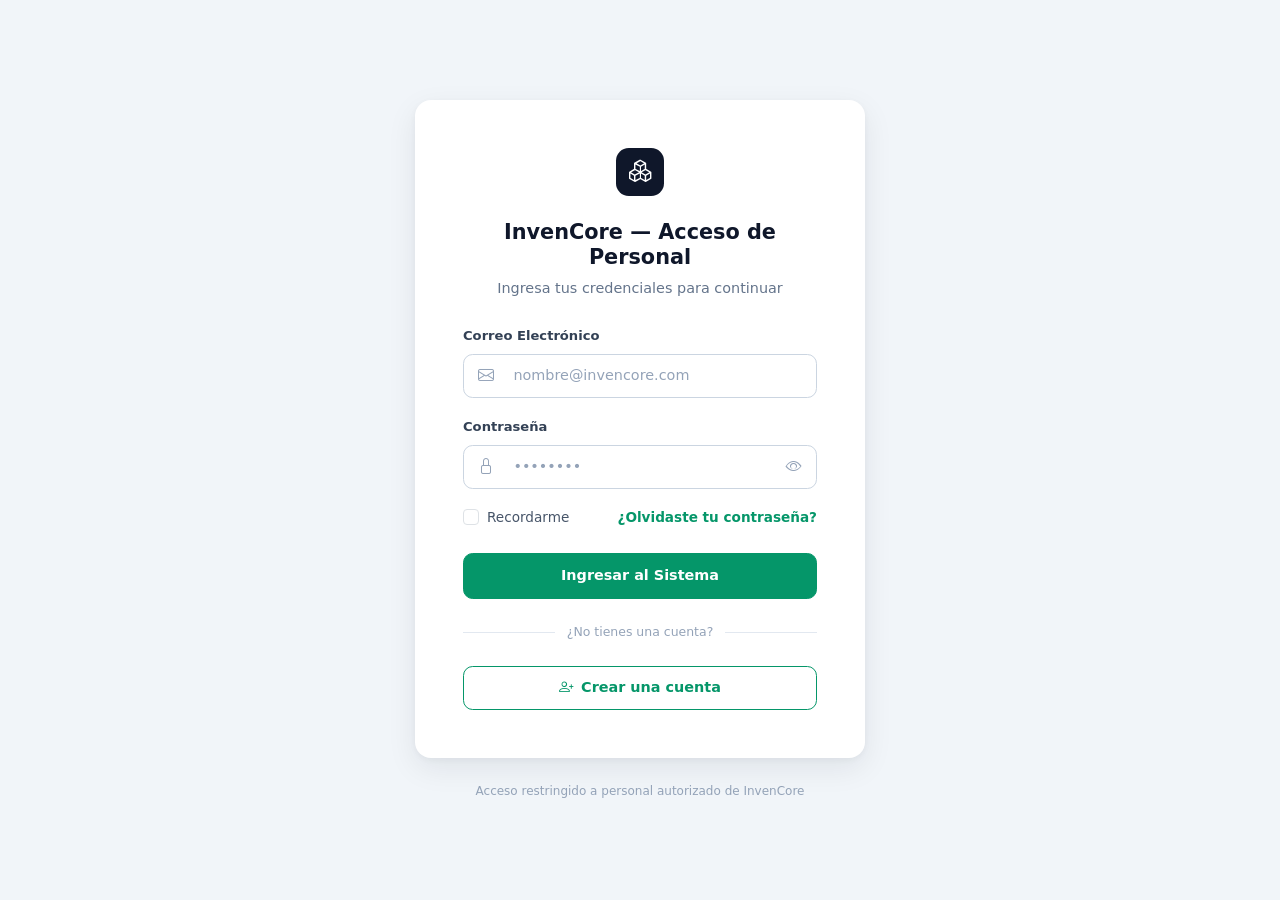
<file: views/seguridad/login.html>
<!DOCTYPE html>
<html lang="es">
<head>
  <meta charset="UTF-8">
  <meta name="viewport" content="width=device-width, initial-scale=1">
  <title>InvenCore | Acceso de Personal</title>

  <link href="https://cdn.jsdelivr.net/npm/bootstrap@5.3.3/dist/css/bootstrap.min.css" rel="stylesheet">
  <link href="https://cdn.jsdelivr.net/npm/bootstrap-icons@1.11.3/font/bootstrap-icons.min.css" rel="stylesheet">
  <link href="../../assets/css/style.css" rel="stylesheet">
  <link href="../../assets/css/login.css" rel="stylesheet">
</head>
<body class="login-page">

  <main class="min-vh-100 d-flex flex-column align-items-center justify-content-center p-3">

    <div class="login-wrapper w-100">

      <section class="card login-card border-0">
        <div class="card-body p-4 p-sm-5">

          <!-- Logotipo y títulos -->
          <div class="text-center mb-4">
            <span class="login-logo"><i class="bi bi-boxes"></i></span>
            <h1 class="login-title mt-4 mb-2">InvenCore — Acceso de Personal</h1>
            <p class="login-subtitle mb-0">Ingresa tus credenciales para continuar</p>
          </div>

          <!-- Mensajes del servidor (login.php redirige con ?error=codigo o ?registro=ok) -->
          <div class="alert alert-danger d-none" role="alert" id="loginError"></div>
          <div class="alert alert-success d-none" role="alert" id="loginInfo"></div>

          <!-- Formulario: se envía por POST a controllers/seguridad/login.php -->
          <form id="loginForm" action="../../controllers/seguridad/login.php" method="post" novalidate>

            <!-- Correo -->
            <div class="mb-3">
              <label for="email" class="form-label login-label">Correo Electrónico</label>
              <div class="input-group login-input-group">
                <span class="input-group-text"><i class="bi bi-envelope"></i></span>
                <input type="email" class="form-control" id="email" name="email"
                       placeholder="nombre@invencore.com" autocomplete="username" required>
                <div class="invalid-feedback">Ingresa un correo electrónico válido.</div>
              </div>
            </div>

            <!-- Contraseña -->
            <div class="mb-3">
              <label for="password" class="form-label login-label">Contraseña</label>
              <div class="input-group login-input-group">
                <span class="input-group-text"><i class="bi bi-lock"></i></span>
                <input type="password" class="form-control" id="password" name="password"
                       placeholder="••••••••" autocomplete="current-password" required>
                <button class="btn toggle-password" type="button" id="togglePassword"
                        aria-label="Mostrar contraseña" aria-pressed="false" aria-controls="password">
                  <i class="bi bi-eye" id="togglePasswordIcon"></i>
                </button>
                <div class="invalid-feedback">Ingresa tu contraseña.</div>
              </div>
            </div>

            <!-- Recordarme / Olvidaste -->
            <div class="d-flex justify-content-between align-items-center flex-wrap gap-2 mb-4">
              <div class="form-check mb-0">
                <input class="form-check-input" type="checkbox" id="remember">
                <label class="form-check-label login-remember" for="remember">Recordarme</label>
              </div>
              <a href="recuperar-password.html" class="login-link">¿Olvidaste tu contraseña?</a>
            </div>

            <!-- Botón principal -->
            <button type="submit" class="btn btn-login w-100">Ingresar al Sistema</button>
          </form>

          <!-- Acceso al registro -->
          <div class="login-divider my-4"><span>¿No tienes una cuenta?</span></div>
          <a href="registro.html" class="btn btn-login-outline w-100">
            <i class="bi bi-person-plus me-2"></i>Crear una cuenta
          </a>

        </div>
      </section>

      <p class="login-note text-center mt-4 mb-0">
        Acceso restringido a personal autorizado de InvenCore
      </p>
    </div>

  </main>

  <script src="https://cdn.jsdelivr.net/npm/bootstrap@5.3.3/dist/js/bootstrap.bundle.min.js"></script>
  <script src="../../assets/js/login.js"></script>
</body>
</html>
</file>
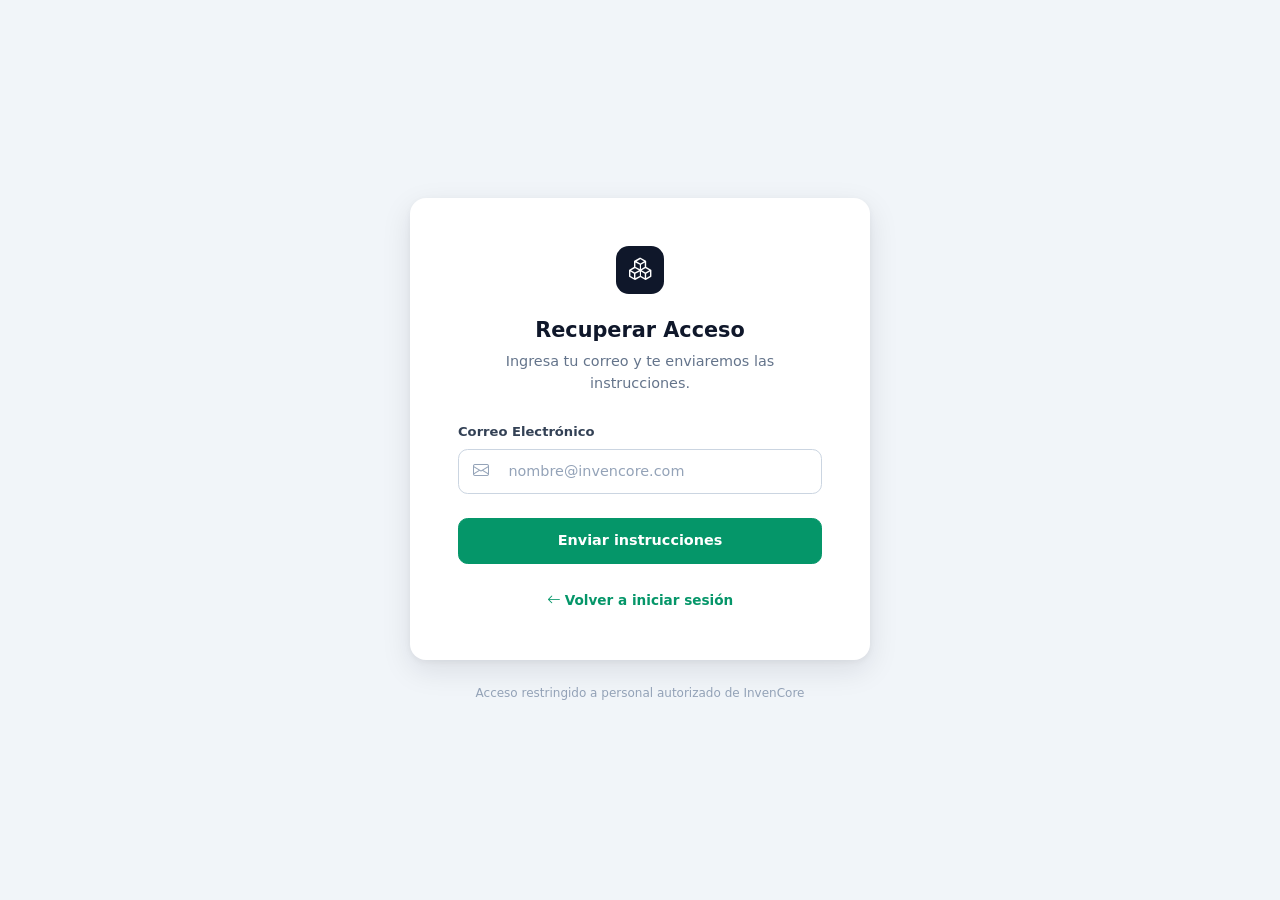
<file: views/seguridad/recuperar-password.html>
<!DOCTYPE html>
<html lang="es">
<head>
  <meta charset="UTF-8">
  <meta name="viewport" content="width=device-width, initial-scale=1">
  <title>InvenCore | Recuperar Acceso</title>

  <link href="https://cdn.jsdelivr.net/npm/bootstrap@5.3.3/dist/css/bootstrap.min.css" rel="stylesheet">
  <link href="https://cdn.jsdelivr.net/npm/bootstrap-icons@1.11.3/font/bootstrap-icons.min.css" rel="stylesheet">
  <!-- style.css: variables de color | login.css: estilos compartidos (tarjeta, inputs, botón) | recuperar.css: específicos -->
  <link href="../../assets/css/style.css" rel="stylesheet">
  <link href="../../assets/css/login.css" rel="stylesheet">
  <link href="../../assets/css/recuperar.css" rel="stylesheet">
</head>
<body class="login-page">

  <main class="min-vh-100 d-flex flex-column align-items-center justify-content-center p-3 py-4">

    <div class="recuperar-wrapper w-100">

      <section class="card login-card recuperar-card border-0">
        <div class="card-body p-4 p-sm-5">

          <!-- Encabezado (el subtítulo cambia según el paso) -->
          <div class="text-center mb-4">
            <span class="login-logo"><i class="bi bi-boxes"></i></span>
            <h1 class="login-title mt-4 mb-2">Recuperar Acceso</h1>
            <p class="login-subtitle mb-0" id="recSubtitulo">Ingresa tu correo y te enviaremos las instrucciones.</p>
          </div>

          <!-- Mensajes (los llena recuperar.js según lo que devuelvan los controladores) -->
          <div class="alert alert-danger d-none" role="alert" id="recError"></div>
          <div class="alert alert-success d-none" role="alert" id="recInfo"></div>

          <!-- SOLO PRUEBAS LOCALES: simula el correo con el enlace de recuperación -->
          <div class="alert alert-warning d-none small" role="alert" id="recSimulado">
            <div class="fw-bold mb-1"><i class="bi bi-envelope-paper me-1"></i>Simulación de correo (solo pruebas locales)</div>
            <div>Enlace de recuperación (vence en 1 hora):</div>
            <a href="#" class="text-break" id="recEnlace"></a>
          </div>

          <!-- ================= PASO 1: solicitar el enlace (sin token en la URL) ================= -->
          <form id="formSolicitar" class="recuperar-form"
                action="../../controllers/seguridad/solicitar_recuperacion.php" method="post" novalidate>

            <div class="mb-4">
              <label for="correo" class="form-label login-label">Correo Electrónico</label>
              <div class="input-group login-input-group">
                <span class="input-group-text"><i class="bi bi-envelope"></i></span>
                <input type="email" class="form-control" id="correo" name="correo"
                       placeholder="nombre@invencore.com" autocomplete="username" maxlength="100" required>
                <div class="invalid-feedback">Ingresa un correo electrónico válido.</div>
              </div>
            </div>

            <button type="submit" class="btn btn-login w-100">Enviar instrucciones</button>
          </form>

          <!-- ================= PASO 2: nueva contraseña (la URL trae ?token=...) ================= -->
          <form id="formCambiar" class="recuperar-form d-none"
                action="../../controllers/seguridad/actualizar_password.php" method="post" novalidate>

            <!-- El token viaja OCULTO: recuperar.js lo copia desde ?token= de la URL -->
            <input type="hidden" name="token" id="recToken" value="">

            <!-- Nueva contraseña -->
            <div class="mb-3">
              <label for="password" class="form-label login-label">Nueva contraseña</label>
              <div class="input-group login-input-group">
                <span class="input-group-text"><i class="bi bi-lock"></i></span>
                <input type="password" class="form-control" id="password" name="password"
                       placeholder="••••••••" autocomplete="new-password" minlength="8"
                       aria-describedby="passwordHint" required>
                <button class="btn toggle-password" type="button" data-target="password"
                        data-label="nueva contraseña" aria-label="Mostrar nueva contraseña" aria-pressed="false">
                  <i class="bi bi-eye"></i>
                </button>
                <div class="invalid-feedback">La contraseña debe tener al menos 8 caracteres.</div>
              </div>
              <!-- Indicador de requisitos -->
              <div class="password-hint mt-2" id="passwordHint">✓ Mínimo 8 caracteres</div>
            </div>

            <!-- Confirmar contraseña -->
            <div class="mb-4">
              <label for="confirmPassword" class="form-label login-label">Confirmar contraseña</label>
              <div class="input-group login-input-group">
                <span class="input-group-text"><i class="bi bi-shield-lock"></i></span>
                <input type="password" class="form-control" id="confirmPassword" name="confirmar_password"
                       placeholder="••••••••" autocomplete="new-password" required>
                <button class="btn toggle-password" type="button" data-target="confirmPassword"
                        data-label="confirmación de contraseña" aria-label="Mostrar confirmación de contraseña" aria-pressed="false">
                  <i class="bi bi-eye"></i>
                </button>
                <div class="invalid-feedback" id="confirmInvalidMsg">Confirma tu contraseña.</div>
                <div class="valid-feedback">Las contraseñas coinciden.</div>
              </div>
            </div>

            <button type="submit" class="btn btn-login w-100">Cambiar contraseña</button>
          </form>

          <p class="text-center mt-4 mb-0">
            <a href="login.html" class="login-link"><i class="bi bi-arrow-left me-1"></i>Volver a iniciar sesión</a>
          </p>

        </div>
      </section>

      <p class="login-note text-center mt-4 mb-0">
        Acceso restringido a personal autorizado de InvenCore
      </p>
    </div>

  </main>

  <script src="https://cdn.jsdelivr.net/npm/bootstrap@5.3.3/dist/js/bootstrap.bundle.min.js"></script>
  <script src="../../assets/js/recuperar.js"></script>
</body>
</html>
</file>
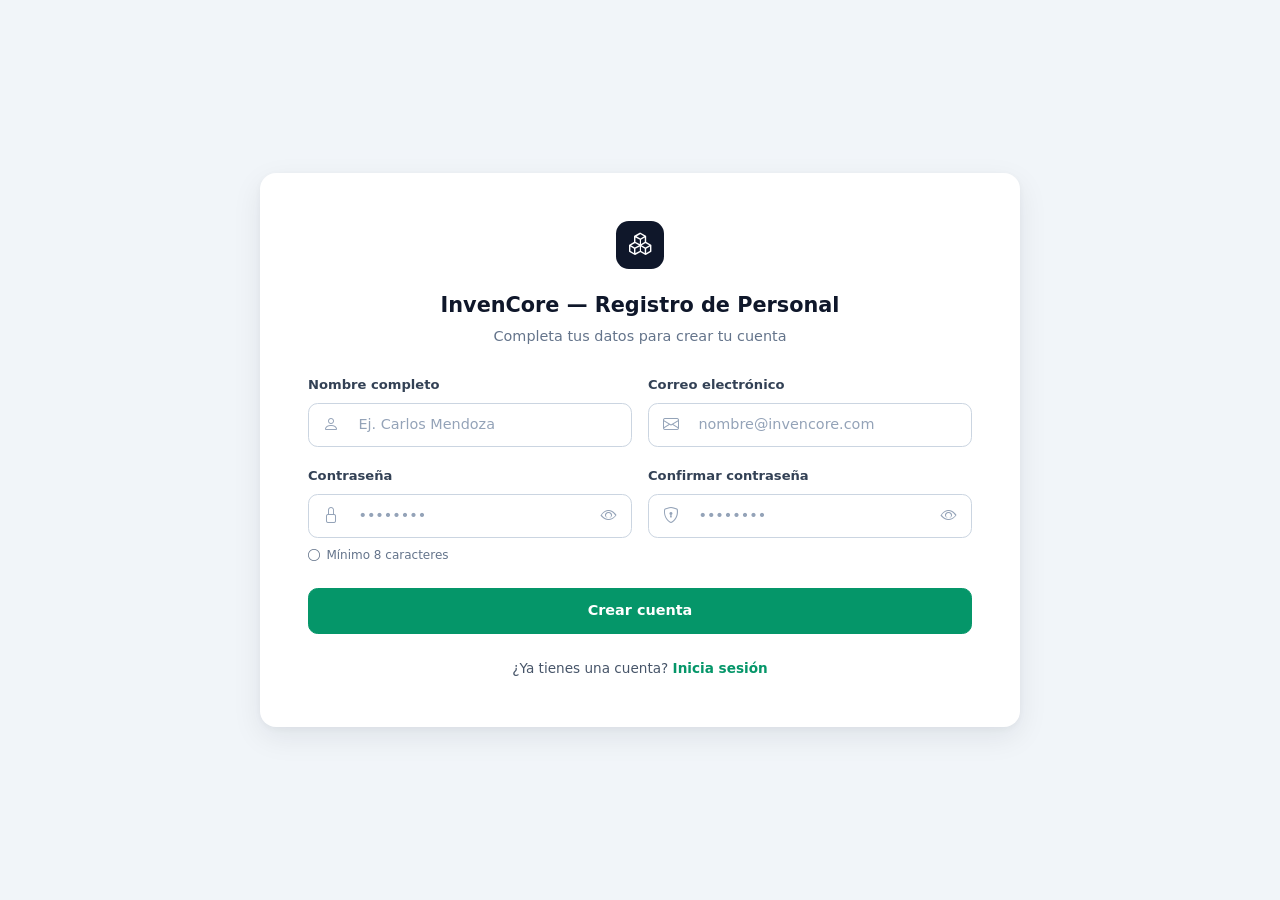
<file: views/seguridad/registro.html>
<!DOCTYPE html>
<html lang="es">
<head>
  <meta charset="UTF-8">
  <meta name="viewport" content="width=device-width, initial-scale=1">
  <title>InvenCore | Registro de Usuario</title>

  <link href="https://cdn.jsdelivr.net/npm/bootstrap@5.3.3/dist/css/bootstrap.min.css" rel="stylesheet">
  <link href="https://cdn.jsdelivr.net/npm/bootstrap-icons@1.11.3/font/bootstrap-icons.min.css" rel="stylesheet">
  <!-- style.css: variables de color | login.css: estilos compartidos (tarjeta, inputs, botón) | registro.css: específicos -->
  <link href="../../assets/css/style.css" rel="stylesheet">
  <link href="../../assets/css/login.css" rel="stylesheet">
  <link href="../../assets/css/registro.css" rel="stylesheet">
</head>
<body class="login-page">

  <main class="min-vh-100 d-flex flex-column align-items-center justify-content-center p-3 py-4">

    <div class="registro-wrapper w-100">

      <section class="card login-card registro-card border-0">
        <div class="card-body p-4 p-md-5">

          <!-- Logotipo y títulos -->
          <div class="text-center mb-4">
            <span class="login-logo"><i class="bi bi-boxes"></i></span>
            <h1 class="login-title mt-4 mb-2">InvenCore — Registro de Personal</h1>
            <p class="login-subtitle mb-0">Completa tus datos para crear tu cuenta</p>
          </div>

          <!-- Error devuelto por el servidor (registro.php redirige con ?error=codigo) -->
          <div class="alert alert-danger d-none" role="alert" id="registroError"></div>

          <form id="registroForm" class="registro-form" action="../../controllers/seguridad/registro.php" method="post" novalidate>
            <div class="row g-3">

              <!-- Fila 1: Nombre y Correo -->
              <div class="col-12 col-md-6">
                <label for="nombre" class="form-label login-label">Nombre completo</label>
                <div class="input-group login-input-group">
                  <span class="input-group-text"><i class="bi bi-person"></i></span>
                  <input type="text" class="form-control" id="nombre" name="nombre"
                         placeholder="Ej. Carlos Mendoza" autocomplete="name" minlength="3" required>
                  <div class="invalid-feedback">Ingresa tu nombre completo (mínimo 3 caracteres).</div>
                </div>
              </div>

              <div class="col-12 col-md-6">
                <label for="email" class="form-label login-label">Correo electrónico</label>
                <div class="input-group login-input-group">
                  <span class="input-group-text"><i class="bi bi-envelope"></i></span>
                  <input type="email" class="form-control" id="email" name="correo"
                         placeholder="nombre@invencore.com" autocomplete="email" required>
                  <div class="invalid-feedback">Ingresa un correo electrónico válido.</div>
                </div>
              </div>

              <!-- Fila 2: Contraseña y Confirmar -->
              <div class="col-12 col-md-6">
                <label for="password" class="form-label login-label">Contraseña</label>
                <div class="input-group login-input-group">
                  <span class="input-group-text"><i class="bi bi-lock"></i></span>
                  <input type="password" class="form-control" id="password" name="password"
                         placeholder="••••••••" autocomplete="new-password" minlength="8"
                         aria-describedby="passwordHint" required>
                  <button class="btn toggle-password" type="button" data-target="password"
                          data-label="contraseña" aria-label="Mostrar contraseña" aria-pressed="false">
                    <i class="bi bi-eye"></i>
                  </button>
                  <div class="invalid-feedback">La contraseña debe tener al menos 8 caracteres.</div>
                </div>
                <!-- Indicador de requisitos -->
                <div class="password-hint mt-2" id="passwordHint">
                  <i class="bi bi-circle" id="passwordHintIcon"></i>
                  <span>Mínimo 8 caracteres</span>
                </div>
              </div>

              <div class="col-12 col-md-6">
                <label for="confirmPassword" class="form-label login-label">Confirmar contraseña</label>
                <div class="input-group login-input-group">
                  <span class="input-group-text"><i class="bi bi-shield-lock"></i></span>
                  <input type="password" class="form-control" id="confirmPassword" name="confirmar_password"
                         placeholder="••••••••" autocomplete="new-password" required>
                  <button class="btn toggle-password" type="button" data-target="confirmPassword"
                          data-label="confirmación de contraseña" aria-label="Mostrar confirmación de contraseña" aria-pressed="false">
                    <i class="bi bi-eye"></i>
                  </button>
                  <div class="invalid-feedback" id="confirmInvalidMsg">Confirma tu contraseña.</div>
                  <div class="valid-feedback">Las contraseñas coinciden.</div>
                </div>
              </div>

              <!-- Botón -->
              <div class="col-12 mt-4">
                <button type="submit" class="btn btn-login w-100" id="registroSubmit">Crear cuenta</button>
              </div>

            </div>
          </form>

          <p class="text-center mt-4 mb-0 registro-footer-text">
            ¿Ya tienes una cuenta?
            <a href="login.html" class="login-link">Inicia sesión</a>
          </p>

        </div>
      </section>

    </div>
  </main>

  <script src="https://cdn.jsdelivr.net/npm/bootstrap@5.3.3/dist/js/bootstrap.bundle.min.js"></script>
  <script src="../../assets/js/registro.js"></script>
</body>
</html>
</file>
<file: assets/css/style.css>
/* ===== Paleta ===== */
:root {
  --ic-slate-900: #0f172a;   /* Gris pizarra: menú lateral */
  --ic-slate-800: #1e293b;
  --ic-slate-700: #334155;
  --ic-slate-400: #94a3b8;
  --ic-slate-300: #cbd5e1;
  --ic-bg: #f1f4f9;          /* Fondo del contenido */
  --ic-border: #e2e8f0;
  --ic-emerald: #10b981;     /* Verde esmeralda */
  --ic-emerald-dark: #059669;
  --ic-emerald-soft: #d1fae5;
  --ic-blue: #0284c7;
  --ic-blue-soft: #e0f2fe;
  --ic-amber: #f59e0b;       /* Ámbar alertas */
  --ic-amber-dark: #b45309;
  --ic-amber-soft: #fef3c7;
  --ic-red: #dc2626;
  --ic-red-soft: #fee2e2;
  --ic-sidebar-w: 256px;
}

body {
  background-color: var(--ic-bg);
  font-family: "Inter", "Segoe UI", system-ui, -apple-system, Roboto, sans-serif;
  color: var(--ic-slate-900);
}

.app-layout { min-height: 100vh; }
.main-column { min-width: 0; }                 /* permite que table-responsive funcione */
.content-container { max-width: 1216px; }

/* ===== Sidebar ===== */
.sidebar {
  --bs-offcanvas-width: var(--ic-sidebar-w);
  display: flex;
  flex-direction: column;
}

.sidebar-inner {
  display: flex;
  flex-direction: column;
  flex-grow: 1;
  height: 100%;
  background-color: var(--ic-slate-900);
  color: var(--ic-slate-300);
}

@media (min-width: 992px) {
  .sidebar-wrapper {
    flex: 0 0 var(--ic-sidebar-w);
    width: var(--ic-sidebar-w);
    height: 100vh;
    position: sticky;
    top: 0;
    display: flex;
    background-color: var(--ic-slate-900);
  }
}

.sidebar-brand {
  padding: 1.25rem 1.25rem;
  border-bottom: 1px solid var(--ic-slate-800);
}

.brand-icon {
  width: 36px;
  height: 36px;
  border-radius: .6rem;
  background: var(--ic-emerald);
  color: #fff;
  display: inline-flex;
  align-items: center;
  justify-content: center;
  font-size: 1.15rem;
}

.brand-name { color: #fff; font-weight: 700; font-size: .95rem; }
.brand-sub  { color: var(--ic-slate-400); font-size: .68rem; }

.sidebar-nav { padding: 1.5rem .75rem; }

.sidebar .nav-link {
  display: flex;
  align-items: center;
  gap: .75rem;
  padding: .55rem .75rem;
  border: 2px solid transparent;
  border-radius: .6rem;
  color: var(--ic-slate-300);
  font-size: .8rem;
  font-weight: 600;
  transition: background-color .2s ease, color .2s ease;
}

.sidebar .nav-link i { font-size: .95rem; color: var(--ic-slate-400); }

.sidebar .nav-link:hover {
  background-color: var(--ic-slate-800);
  color: #fff;
}

.sidebar .nav-link.active {
  background-color: var(--ic-slate-800);
  border-color: var(--ic-emerald);
  color: #fff;
}

.sidebar .nav-link.active i { color: #fff; }

.sidebar-footer {
  padding: 1rem .75rem;
  border-top: 1px solid var(--ic-slate-800);
}

/* ===== Top bar ===== */
.topbar {
  min-height: 64px;
  background: #fff;
  border-bottom: 1px solid var(--ic-border);
}

.topbar-title    { font-size: 1.05rem; font-weight: 700; }
.topbar-subtitle { font-size: .75rem; color: #64748b; }

.notif-dot {
  position: absolute;
  top: 0;
  right: -2px;
  width: 8px;
  height: 8px;
  border-radius: 50%;
  background: var(--ic-emerald);
}

.user-pill {
  padding: .35rem .75rem .35rem .4rem;
  border: 1px solid var(--ic-border);
  border-radius: 50rem;
  background: #fff;
}

.user-avatar {
  width: 32px;
  height: 32px;
  border-radius: 50%;
  background: var(--ic-blue);
  color: #fff;
  display: inline-flex;
  align-items: center;
  justify-content: center;
}

.user-name { font-size: .78rem; font-weight: 600; }
.user-role { font-size: .68rem; color: var(--ic-slate-400); }

/* ===== Tarjetas de resumen ===== */
.stat-card {
  height: 100%;
  padding: 1.25rem;
  background: #fff;
  color: inherit;
  border: 1px solid var(--ic-border);
  border-radius: 1rem;
  box-shadow: 0 4px 14px rgba(15, 23, 42, .06);
  transition: transform .2s ease, box-shadow .2s ease;
}

.stat-card:hover {
  transform: translateY(-3px);
  box-shadow: 0 10px 22px rgba(15, 23, 42, .1);
  color: inherit;
}

.icon-box {
  width: 40px;
  height: 40px;
  border-radius: .7rem;
  display: inline-flex;
  align-items: center;
  justify-content: center;
  font-size: 1.05rem;
}

.icon-box-sm { width: 34px; height: 34px; border: 1px solid var(--ic-amber); background: #fffbeb; }
.icon-emerald { background: var(--ic-emerald-soft); color: var(--ic-emerald-dark); }
.icon-blue    { background: var(--ic-blue-soft);    color: var(--ic-blue); }
.icon-amber   { color: var(--ic-amber); }

.chevron { color: var(--ic-slate-300); font-size: .8rem; }

.stat-label { font-size: .72rem; font-weight: 600; letter-spacing: .06em; text-transform: uppercase; color: var(--ic-slate-400); }
.stat-value { font-size: 1.6rem; font-weight: 800; line-height: 1.2; }
.stat-desc  { font-size: .7rem; color: #64748b; }

/* ===== Alertas de stock ===== */
.alert-card {
  background: #fff;
  border: 1px solid var(--ic-border);
  border-radius: 1rem;
  box-shadow: 0 4px 14px rgba(15, 23, 42, .06);
  overflow: hidden;
}

.alert-card-header {
  padding: 1rem 1.25rem;
  background: #f8fafc;
  border-bottom: 1px solid var(--ic-border);
  flex-wrap: wrap;
  row-gap: .5rem;
}

.alert-card-title { font-size: .9rem; font-weight: 700; }

.badge-amber {
  padding: .15rem .6rem;
  background: var(--ic-amber-soft);
  color: var(--ic-amber-dark);
  border: 1px solid #fcd34d;
  border-radius: 50rem;
  font-size: .72rem;
  font-weight: 600;
}

.badge-red {
  display: inline-block;
  padding: .15rem .75rem;
  background: var(--ic-red-soft);
  color: var(--ic-red);
  border: 1px solid #fecaca;
  border-radius: 50rem;
  font-size: .75rem;
  font-weight: 700;
}

.stock-table { font-size: .78rem; }

.stock-table thead th {
  padding: .9rem .75rem;
  background: #f8fafc;
  border-bottom: 1px solid var(--ic-border);
  color: #64748b;
  font-size: .7rem;
  font-weight: 700;
  letter-spacing: .06em;
  text-transform: uppercase;
  white-space: nowrap;
}

.stock-table tbody td {
  padding: 1rem .75rem;
  border-bottom: 1px solid #f1f5f9;
  white-space: nowrap;
}

.stock-table tbody tr:last-child td { border-bottom: 0; }
.stock-table tbody tr:hover { background-color: #f8fafc; }
.stock-table .sku { font-size: .72rem; font-weight: 700; color: var(--ic-slate-700); }

/* ===== Footer ===== */
.app-footer { font-size: .72rem; color: var(--ic-slate-400); }
.app-footer a { color: var(--ic-emerald-dark); text-decoration: none; }
.app-footer a:hover { text-decoration: underline; }

/* =====================================================
   MODALES DE REGISTRO (catálogo, entradas, salidas)
   ===================================================== */
.modal-ic .modal-content {
  border: 0;
  border-radius: 1rem;
  box-shadow: 0 20px 50px rgba(15, 23, 42, .2);
}

.modal-ic .modal-header,
.modal-ic .modal-footer {
  padding: 1rem 1.5rem;
  border-color: var(--ic-border);
}

.modal-ic .modal-body { padding: 1.5rem; }
.modal-ic .modal-title { font-size: 1.05rem; font-weight: 700; color: var(--ic-slate-900); }
.modal-ic .form-label { font-size: .8rem; font-weight: 600; color: var(--ic-slate-700); }

.modal-ic .form-control,
.modal-ic .form-select,
.modal-ic .input-group-text {
  border-color: var(--ic-slate-300);
  border-radius: .6rem;
  font-size: .85rem;
}

.modal-ic .input-group > .form-control { border-radius: 0 .6rem .6rem 0; }
.modal-ic .input-group > .input-group-text { border-radius: .6rem 0 0 .6rem; background: #f8fafc; color: #64748b; }

/* Foco verde (modales de catálogo y entradas) */
.modal-ic .form-control:focus,
.modal-ic .form-select:focus {
  border-color: var(--ic-emerald-dark);
  box-shadow: 0 0 0 .2rem rgba(5, 150, 105, .15);
}

/* Foco azul (modal de salidas) */
.modal-salida .form-control:focus,
.modal-salida .form-select:focus {
  border-color: var(--ic-blue);
  box-shadow: 0 0 0 .2rem rgba(2, 132, 199, .15);
}

.btn-cancelar {
  padding: .55rem 1.1rem;
  background: #fff;
  border: 1px solid var(--ic-slate-300);
  border-radius: .6rem;
  color: var(--ic-slate-700);
  font-size: .82rem;
  font-weight: 600;
}

.btn-cancelar:hover { background: #f1f5f9; color: var(--ic-slate-900); }

.btn-guardar {
  padding: .55rem 1.2rem;
  border-radius: .6rem;
  color: #fff;
  font-size: .82rem;
  font-weight: 600;
  transition: background-color .2s ease, box-shadow .2s ease;
}

.btn-guardar:hover,
.btn-guardar:focus { color: #fff; }

.btn-guardar-verde { background: var(--ic-emerald-dark); border: 1px solid var(--ic-emerald-dark); }
.btn-guardar-verde:hover,
.btn-guardar-verde:focus { background: #047857; border-color: #047857; box-shadow: 0 6px 14px rgba(5, 150, 105, .3); }

.btn-guardar-azul { background: var(--ic-blue); border: 1px solid var(--ic-blue); }
.btn-guardar-azul:hover,
.btn-guardar-azul:focus { background: #0369a1; border-color: #0369a1; box-shadow: 0 6px 14px rgba(2, 132, 199, .3); }

/* =====================================================
   TOP BAR: notificaciones y menú de usuario
   ===================================================== */
.notif-dot {
  box-shadow: 0 0 0 2px #fff;           /* anillo blanco para destacar sobre la campana */
}

.user-pill {
  cursor: pointer;
  text-align: left;
  transition: border-color .2s ease, box-shadow .2s ease;
}

.user-pill:hover,
.user-pill[aria-expanded="true"] {
  border-color: var(--ic-emerald);
  box-shadow: 0 0 0 .15rem rgba(16, 185, 129, .15);
}

.user-menu {
  min-width: 11rem;
  border: 1px solid var(--ic-border);
  border-radius: .75rem;
  padding: .4rem;
  font-size: .82rem;
}

.user-menu .dropdown-item {
  border-radius: .5rem;
  font-weight: 600;
  color: var(--ic-slate-700);
}

.user-menu .dropdown-item:hover { background: var(--ic-red-soft); color: var(--ic-red); }

/* Panel de notificaciones */
.notif-menu {
  width: 340px;
  max-width: 92vw;
  padding: 0;
  border: 1px solid var(--ic-border);
  border-radius: .75rem;
  overflow: hidden;
}

.notif-header {
  padding: .75rem 1rem;
  border-bottom: 1px solid var(--ic-border);
  font-size: .85rem;
  color: var(--ic-slate-900);
}

.notif-mark-read {
  font-size: .72rem;
  font-weight: 600;
  color: var(--ic-emerald-dark);
  text-decoration: none;
}

.notif-mark-read:hover { text-decoration: underline; color: #047857; }

.notif-item {
  display: flex;
  align-items: flex-start;
  gap: .75rem;
  padding: .75rem 1rem;
  white-space: normal;
  border-bottom: 1px solid #f1f5f9;
  border-left: 3px solid transparent;
}

.notif-item:last-child { border-bottom: 0; }
.notif-item:hover { background: #f8fafc; }

.notif-item.unread {
  background: #f0fdf9;
  border-left-color: var(--ic-emerald);
}

.notif-icon {
  width: 34px;
  height: 34px;
  flex-shrink: 0;
  border-radius: .6rem;
  display: inline-flex;
  align-items: center;
  justify-content: center;
}

.notif-red   { background: var(--ic-red-soft);    color: var(--ic-red); }
.notif-green { background: var(--ic-emerald-soft); color: var(--ic-emerald-dark); }
.notif-blue  { background: var(--ic-blue-soft);    color: var(--ic-blue); }

.notif-body  { display: flex; flex-direction: column; min-width: 0; }
.notif-title { font-size: .8rem; font-weight: 700; color: var(--ic-slate-900); }
.notif-text  { font-size: .75rem; color: #64748b; }
.notif-time  { margin-top: .15rem; font-size: .68rem; color: var(--ic-slate-400); }

/* =====================================================
   PROTECCIÓN DE RUTAS: la página se oculta hasta que main.js confirma la sesión
   ===================================================== */
html.auth-pending body { visibility: hidden; }
</file>
<file: assets/css/catalogo.css>
/* InvenCore - Estilos de Catálogo y Registro de Productos.
   Requiere style.css (variables, sidebar, top bar). */

/* ===== Tarjetas ===== */
.cat-card {
  border-radius: 1rem;
  box-shadow: 0 4px 14px rgba(15, 23, 42, .06) !important;
}

/* ===== Encabezado ===== */
.badge-catalogo {
  padding: .15rem .65rem;
  background: var(--ic-emerald-soft);
  color: var(--ic-emerald-dark);
  border: 1px solid #a7f3d0;
  border-radius: 50rem;
  font-size: .72rem;
  font-weight: 600;
}

.cat-kicker   { font-size: .75rem; color: var(--ic-slate-400); }
.cat-title    { font-size: 1.35rem; font-weight: 700; color: var(--ic-slate-900); }
.cat-subtitle { font-size: .78rem; color: #64748b; }

.btn-registrar {
  padding: .6rem 1.1rem;
  background-color: var(--ic-emerald-dark);
  border-color: var(--ic-emerald-dark);
  border-radius: .6rem;
  color: #fff;
  font-size: .82rem;
  font-weight: 600;
  box-shadow: 0 4px 10px rgba(5, 150, 105, .25);
  transition: background-color .2s ease, transform .15s ease, box-shadow .2s ease;
}

.btn-registrar:hover,
.btn-registrar:focus {
  background-color: #047857;
  border-color: #047857;
  color: #fff;
  transform: translateY(-1px);
  box-shadow: 0 8px 16px rgba(5, 150, 105, .3);
}

/* ===== Búsqueda y filtro ===== */
.cat-search {
  max-width: 450px;
  flex: 1 1 auto;
  background: #f8fafc;
  border: 1px solid var(--ic-border);
  border-radius: .6rem;
  transition: border-color .2s ease, box-shadow .2s ease;
}

.cat-search:focus-within {
  border-color: var(--ic-emerald-dark);
  box-shadow: 0 0 0 .2rem rgba(5, 150, 105, .15);
}

.cat-search .input-group-text,
.cat-search .form-control {
  border: 0;
  background: transparent;
  box-shadow: none;
  font-size: .8rem;
}

.cat-search .input-group-text { color: var(--ic-slate-400); }
.cat-search .form-control::placeholder { color: var(--ic-slate-400); }

.btn-categoria {
  padding: .5rem .85rem;
  background: #f8fafc;
  border: 1px solid var(--ic-border);
  border-radius: .6rem;
  color: var(--ic-slate-700);
  font-size: .78rem;
  font-weight: 600;
  transition: background-color .2s ease, border-color .2s ease;
}

.btn-categoria:hover,
.btn-categoria:focus,
.btn-categoria.show {
  background: #fff;
  border-color: var(--ic-emerald-dark);
  color: var(--ic-slate-900);
}

.btn-categoria i { color: var(--ic-slate-400); }
.btn-categoria::after { display: none; }       /* se usa el icono de filtro, no la flecha */

.cat-dropdown { border-radius: .6rem; font-size: .8rem; }
.cat-dropdown .dropdown-item.active,
.cat-dropdown .dropdown-item:active {
  background-color: var(--ic-emerald-soft);
  color: var(--ic-emerald-dark);
  font-weight: 600;
}

/* ===== Tabla ===== */
.cat-table { min-width: 980px; font-size: .78rem; }

.cat-table thead th {
  padding: 1rem .75rem;
  background: #fff;
  border-bottom: 1px solid var(--ic-border);
  color: #64748b;
  font-size: .7rem;
  font-weight: 700;
  letter-spacing: .06em;
  text-transform: uppercase;
  white-space: nowrap;
}

.cat-table tbody td {
  padding: 1rem .75rem;
  border-bottom: 1px solid #f1f5f9;
  white-space: nowrap;
}

.cat-table tbody tr:last-child td { border-bottom: 0; }
.cat-table tbody tr[data-sku]:hover { background-color: #f8fafc; }

.cell-sku   { font-size: .72rem; font-weight: 700; color: var(--ic-slate-900); }
.prod-name  { font-weight: 600; color: var(--ic-slate-900); }
.prod-cat   { font-size: .68rem; color: var(--ic-slate-400); }
.loc-main   { font-weight: 600; color: var(--ic-slate-800); }
.loc-main i { margin-right: .35rem; color: var(--ic-slate-400); }
.loc-sub    { font-size: .66rem; color: var(--ic-slate-400); padding-left: 1.25rem; }
.prov       { color: var(--ic-slate-700); }
.prov i     { color: var(--ic-slate-400); }
.cell-price { font-weight: 700; color: var(--ic-slate-900); }

/* Stock con colores semánticos */
.stock-badge {
  display: inline-block;
  padding: .12rem .7rem;
  border-radius: 50rem;
  border: 1px solid transparent;
  font-size: .72rem;
  font-weight: 700;
}

.stock-ok  { background: #ecfdf5; color: var(--ic-emerald-dark); border-color: #a7f3d0; }  /* stock suficiente */
.stock-low { background: var(--ic-red-soft); color: var(--ic-red); border-color: #fecaca; } /* stock crítico */

.stock-min { margin-top: .2rem; font-size: .65rem; color: var(--ic-slate-400); }

/* Acciones */
.btn-icon {
  padding: .3rem .4rem;
  background: transparent;
  border: 0;
  border-radius: .4rem;
  color: var(--ic-slate-400);
  font-size: .95rem;
  transition: color .2s ease, background-color .2s ease;
}

.btn-icon:hover { background-color: #f1f5f9; color: var(--ic-slate-700); }
.btn-icon[data-action="eliminar"]:hover { background-color: var(--ic-red-soft); color: var(--ic-red); }
.btn-icon[data-action="editar"]:hover   { background-color: var(--ic-emerald-soft); color: var(--ic-emerald-dark); }

/* Móvil: el dropdown ocupa todo el ancho junto a la búsqueda apilada */
@media (max-width: 575.98px) {
  .cat-search { max-width: none; }
  .cat-dropdown { width: 100%; }
}
</file>
<file: assets/css/almacenes.css>
/* InvenCore - Estilos de Almacenamiento y Ubicaciones (SGA).
   Requiere style.css (variables, sidebar, top bar). */

/* ===== Base de la pantalla ===== */
.main-column { background-color: #f8fafc; }          /* fondo de contenido */
.almacenes-container { max-width: 1170px; }

.alm-card {
  background: #fff;
  border-radius: 1rem;
  box-shadow: 0 4px 14px rgba(15, 23, 42, .06);
}

/* ===== Tarjeta principal ===== */
.badge-modulo {
  padding: .15rem .65rem;
  background: #eef2ff;
  color: #4338ca;
  border: 1px solid #c7d2fe;
  border-radius: 50rem;
  font-size: .72rem;
  font-weight: 600;
}

.alm-kicker   { font-size: .75rem; color: var(--ic-slate-400); }
.alm-title    { font-size: 1.35rem; font-weight: 700; color: var(--ic-slate-900); }
.alm-subtitle { font-size: .78rem; color: #64748b; }

/* ===== Filtros (pills) ===== */
.alm-tabs {
  display: flex;
  gap: .5rem;
  padding: .4rem .5rem;
  background: #f1f5f9;
  border: 1px solid var(--ic-border);
  border-radius: .6rem;
  overflow-x: auto;                      /* en móvil se desplaza sin romper el layout */
  white-space: nowrap;
}

.alm-tab {
  padding: .35rem .9rem;
  background: transparent;
  border: 0;
  border-radius: .5rem;
  color: var(--ic-slate-700);
  font-size: .78rem;
  font-weight: 600;
  transition: background-color .2s ease, color .2s ease, box-shadow .2s ease;
}

.alm-tab:hover { background: #e2e8f0; color: var(--ic-slate-900); }

.alm-tab.active {
  background: #4f46e5;                   /* azul/púrpura tipo primary */
  color: #fff;
  box-shadow: 0 3px 8px rgba(79, 70, 229, .3);
}

.alm-tab:focus-visible { outline: 2px solid #4f46e5; outline-offset: 2px; }

/* ===== Tarjetas de pasillo ===== */
.pasillo-card {
  border: 1px solid transparent !important;
  transition: transform .2s ease, border-color .2s ease, box-shadow .2s ease;
}

.pasillo-card:hover {
  transform: translateY(-3px);
  border-color: #c7d2fe !important;
  box-shadow: 0 10px 24px rgba(79, 70, 229, .12);
}

.pasillo-icon {
  width: 40px;
  height: 40px;
  flex-shrink: 0;
  border-radius: .6rem;
  background: #eef2ff;
  color: #4f46e5;
  display: inline-flex;
  align-items: center;
  justify-content: center;
  font-size: 1.1rem;
}

.pasillo-title { margin: 0; font-size: .95rem; font-weight: 700; color: var(--ic-slate-900); }
.pasillo-sub   { font-size: .75rem; color: var(--ic-slate-400); }

/* Badges de tipo */
.tipo-badge {
  padding: .1rem .6rem;
  border: 1px solid transparent;
  border-radius: 50rem;
  font-size: .65rem;
  font-weight: 700;
  white-space: nowrap;
}

.tipo-alto    { background: #fffbeb; color: #b45309; border-color: #fcd34d; }   /* naranja */
.tipo-general { background: #f1f5f9; color: #475569; border-color: #e2e8f0; }   /* gris */

/* Datos de rack y nivel */
.pasillo-datos {
  margin: 0 0 1.1rem;
  padding: .75rem .85rem;
  background: #f8fafc;
  border: 1px solid #f1f5f9;
  border-radius: .6rem;
  font-size: .75rem;
}

.pasillo-datos > div {
  display: flex;
  justify-content: space-between;
  gap: .75rem;
}

.pasillo-datos > div + div { margin-top: .5rem; }
.pasillo-datos dt { font-weight: 400; color: var(--ic-slate-400); }
.pasillo-datos dd { margin: 0; font-weight: 600; text-align: right; color: var(--ic-slate-900); }

/* Ocupación */
.ocupacion-label { font-size: .78rem; font-weight: 600; color: var(--ic-slate-700); }
.ocupacion-label i { color: var(--ic-slate-400); }
.ocupacion-valor { font-size: .78rem; font-weight: 700; color: var(--ic-slate-900); }
.valor-critico   { color: #e11d48; }

.alm-progress {
  height: 6px;
  background-color: #eef2f6;
  border-radius: 50rem;
}

.alm-progress .progress-bar { border-radius: 50rem; }
.bar-warning { background-color: #f59e0b; }   /* ámbar: ocupación alta */
.bar-danger  { background-color: #f43f5e; }   /* rojo: casi saturado */
.bar-success { background-color: #10b981; }   /* verde: espacio disponible */

/* Footer de la tarjeta */
.pasillo-footer {
  display: flex;
  justify-content: space-between;
  align-items: center;
  margin-top: 1rem;
  padding-top: .6rem;
  border-top: 1px solid #f1f5f9;
}

.estado-label { font-size: .7rem; color: var(--ic-slate-400); }
.estado-sga   { font-size: .72rem; font-weight: 700; }
.estado-ok      { color: var(--ic-emerald-dark); }
.estado-critico { color: #e11d48; }

/* Estado mientras llegan los datos */
.estado-cargando { color: var(--ic-slate-400); font-weight: 600; }
</file>
<file: assets/css/entradas.css>
/* InvenCore - Estilos de Gestión de Entradas y Recepciones.
   Requiere style.css (variables, sidebar, top bar). */

/* ===== Base de la pantalla ===== */
.main-column { background-color: #f8fafc; }          /* fondo de contenido */
.entradas-container { max-width: 1170px; }

.ent-card {
  background: #fff;
  border-radius: 1rem;
  box-shadow: 0 4px 14px rgba(15, 23, 42, .06);
}

/* ===== Tarjeta principal ===== */
.badge-modulo {
  padding: .15rem .65rem;
  background: var(--ic-emerald-soft);
  color: var(--ic-emerald-dark);
  border: 1px solid #a7f3d0;
  border-radius: 50rem;
  font-size: .72rem;
  font-weight: 600;
}

.ent-kicker   { font-size: .75rem; color: var(--ic-slate-400); }
.ent-title    { font-size: 1.35rem; font-weight: 700; color: var(--ic-slate-900); }
.ent-subtitle { font-size: .78rem; color: #64748b; }

.btn-nueva-entrada {
  padding: .6rem 1.1rem;
  background-color: var(--ic-emerald-dark);
  border-color: var(--ic-emerald-dark);
  border-radius: .6rem;
  color: #fff;
  font-size: .82rem;
  font-weight: 600;
  box-shadow: 0 4px 10px rgba(5, 150, 105, .25);
  transition: background-color .2s ease, transform .15s ease, box-shadow .2s ease;
}

.btn-nueva-entrada:hover,
.btn-nueva-entrada:focus {
  background-color: #047857;
  border-color: #047857;
  color: #fff;
  transform: translateY(-1px);
  box-shadow: 0 8px 16px rgba(5, 150, 105, .3);
}

/* ===== KPIs ===== */
.kpi-card { transition: transform .2s ease, box-shadow .2s ease; }
.kpi-card:hover { transform: translateY(-2px); box-shadow: 0 8px 20px rgba(15, 23, 42, .09); }

.kpi-icon {
  width: 44px;
  height: 44px;
  flex-shrink: 0;
  border-radius: .75rem;
  border: 1px solid transparent;
  display: inline-flex;
  align-items: center;
  justify-content: center;
  font-size: 1.15rem;
}

.kpi-amber { background: #fffbeb; color: #d97706; border-color: #fcd34d; }
.kpi-blue  { background: #eff6ff; color: #2563eb; border-color: #bfdbfe; }
.kpi-green { background: #ecfdf5; color: var(--ic-emerald-dark); border-color: #a7f3d0; }

.kpi-label { font-size: .75rem; color: #64748b; }
.kpi-value { font-size: 1.15rem; font-weight: 700; color: var(--ic-slate-900); }

/* ===== Búsqueda y filtro ===== */
.ent-search {
  max-width: 320px;
  background: #f8fafc;
  border: 1px solid var(--ic-border);
  border-radius: .6rem;
  transition: border-color .2s ease, box-shadow .2s ease;
}

.ent-search:focus-within {
  border-color: var(--ic-emerald-dark);
  box-shadow: 0 0 0 .2rem rgba(5, 150, 105, .15);
}

.ent-search .input-group-text,
.ent-search .form-control {
  border: 0;
  background: transparent;
  box-shadow: none;
  font-size: .8rem;
}

.ent-search .input-group-text { color: var(--ic-slate-400); }
.ent-search .form-control::placeholder { color: var(--ic-slate-400); }

.ent-filter-label { font-size: .8rem; color: #64748b; }

.btn-estado {
  padding: .5rem 1rem;
  background: #f8fafc;
  border: 1px solid var(--ic-border);
  border-radius: .6rem;
  color: var(--ic-slate-700);
  font-size: .78rem;
  font-weight: 600;
  transition: background-color .2s ease, border-color .2s ease;
}

.btn-estado:hover,
.btn-estado:focus,
.btn-estado.show {
  background: #fff;
  border-color: var(--ic-emerald-dark);
  color: var(--ic-slate-900);
}

.ent-dropdown { border-radius: .6rem; font-size: .8rem; }
.ent-dropdown .dropdown-item.active,
.ent-dropdown .dropdown-item:active {
  background-color: var(--ic-emerald-soft);
  color: var(--ic-emerald-dark);
  font-weight: 600;
}

/* ===== Tabla ===== */
.ent-table { min-width: 1050px; font-size: .75rem; }

.ent-table thead th {
  padding: .9rem .75rem;
  background: #f8fafc;
  border-bottom: 1px solid var(--ic-border);
  color: #64748b;
  font-size: .72rem;
  font-weight: 600;
  line-height: 1.3;
  white-space: nowrap;
}

.ent-table tbody td {
  padding: 1rem .75rem;
  border-bottom: 1px solid #f1f5f9;
  color: var(--ic-slate-700);
}

.ent-table tbody tr:last-child td { border-bottom: 0; }
.ent-table tbody tr[data-oc]:hover { background-color: #f8fafc; }

.oc-cell { display: flex; align-items: flex-start; gap: .6rem; white-space: nowrap; }
.oc-icon { margin-top: .1rem; color: var(--ic-emerald-dark); font-size: .95rem; }
.oc-code { font-weight: 700; color: var(--ic-slate-900); }
.oc-date { font-size: .66rem; color: var(--ic-slate-400); }

.cell-proveedor { font-weight: 600; color: var(--ic-slate-800); }
.cell-proveedor i { color: var(--ic-slate-400); }
.cell-producto  { color: var(--ic-slate-900); min-width: 170px; }
.cell-qty       { font-weight: 600; white-space: nowrap; color: var(--ic-slate-400); }
.cell-almacen,
.cell-inspector { font-size: .72rem; color: #64748b; }

.qty-ok   { color: var(--ic-emerald-dark); font-weight: 700; }
.qty-zero { color: var(--ic-slate-400); font-weight: 500; }

/* ===== Badges de estado ===== */
.estado-badge {
  display: inline-block;
  padding: .15rem .65rem;
  border: 1px solid transparent;
  border-radius: 50rem;
  font-size: .68rem;
  font-weight: 600;
  white-space: nowrap;
}

.estado-recibido   { background: #ecfdf5; color: var(--ic-emerald-dark); border-color: #a7f3d0; }  /* verde */
.estado-pendiente  { background: #fffbeb; color: #d97706;               border-color: #fcd34d; }  /* naranja */
.estado-inspeccion { background: #eff6ff; color: #2563eb;               border-color: #bfdbfe; }  /* azul */

/* ===== Acciones de flujo ===== */
.accion-texto {
  font-size: .7rem;
  font-style: italic;
  color: var(--ic-slate-400);
}

.btn-flujo {
  width: 112px;
  padding: .45rem .5rem;
  border-radius: .4rem;
  font-size: .68rem;
  font-weight: 700;
  line-height: 1.25;
  transition: background-color .2s ease, color .2s ease, transform .15s ease;
}

.btn-flujo:hover { transform: translateY(-1px); }

.btn-flujo-outline {
  background: #eff6ff;
  border: 1px solid #93c5fd;
  color: #1d4ed8;
}

.btn-flujo-outline:hover,
.btn-flujo-outline:focus {
  background: #2563eb;
  border-color: #2563eb;
  color: #fff;
}

.btn-flujo-solid {
  background: var(--ic-emerald-dark);
  border: 1px solid var(--ic-emerald-dark);
  color: #fff;
}

.btn-flujo-solid:hover,
.btn-flujo-solid:focus {
  background: #047857;
  border-color: #047857;
  color: #fff;
}

/* ===== Móvil ===== */
@media (max-width: 767.98px) {
  .ent-search { max-width: none; }
}
</file>
<file: assets/css/salidas.css>
/* InvenCore - Estilos de Gestión de Salidas, Picking y Packing.
   Requiere style.css (variables, sidebar, top bar). */

/* ===== Base de la pantalla ===== */
.main-column { background-color: #f8fafc; }          /* fondo de contenido */
.salidas-container { max-width: 1170px; }

.sal-card {
  background: #fff;
  border-radius: 1rem;
  box-shadow: 0 4px 14px rgba(15, 23, 42, .06);
}

/* ===== Tarjeta principal ===== */
.badge-modulo {
  padding: .15rem .65rem;
  background: var(--ic-blue-soft);
  color: #0369a1;
  border: 1px solid #bae6fd;
  border-radius: 50rem;
  font-size: .72rem;
  font-weight: 600;
}

.sal-kicker   { font-size: .75rem; color: var(--ic-slate-400); }
.sal-title    { font-size: 1.35rem; font-weight: 700; color: var(--ic-slate-900); }
.sal-subtitle { font-size: .78rem; color: #64748b; }

.btn-nueva-orden {
  padding: .6rem 1.1rem;
  background-color: var(--ic-blue);                  /* #0284c7 */
  border-color: var(--ic-blue);
  border-radius: .6rem;
  color: #fff;
  font-size: .82rem;
  font-weight: 600;
  box-shadow: 0 4px 10px rgba(2, 132, 199, .25);
  transition: background-color .2s ease, transform .15s ease, box-shadow .2s ease;
}

.btn-nueva-orden:hover,
.btn-nueva-orden:focus {
  background-color: #0369a1;
  border-color: #0369a1;
  color: #fff;
  transform: translateY(-1px);
  box-shadow: 0 8px 16px rgba(2, 132, 199, .3);
}

/* ===== KPIs (4 etapas) ===== */
.kpi-card { transition: transform .2s ease, box-shadow .2s ease; }
.kpi-card:hover { transform: translateY(-2px); box-shadow: 0 8px 20px rgba(15, 23, 42, .09); }

.kpi-icon {
  width: 44px;
  height: 44px;
  flex-shrink: 0;
  border-radius: .75rem;
  border: 1px solid transparent;
  display: inline-flex;
  align-items: center;
  justify-content: center;
  font-size: 1.15rem;
}

.kpi-yellow { background: #fffbeb; color: #d97706; border-color: #fcd34d; }   /* 1. Pendientes: ámbar */
.kpi-orange { background: #fff7ed; color: #ea580c; border-color: #fdba74; }   /* 2. Picking: naranja */
.kpi-blue   { background: #eff6ff; color: #2563eb; border-color: #bfdbfe; }   /* 3. Packing: azul */
.kpi-green  { background: #ecfdf5; color: var(--ic-emerald-dark); border-color: #a7f3d0; } /* 4. Despachados: verde */

.kpi-label { font-size: .72rem; font-weight: 600; color: #64748b; }
.kpi-value { font-size: 1.15rem; font-weight: 700; color: var(--ic-slate-900); }

/* ===== Búsqueda y filtro ===== */
.sal-search {
  max-width: 320px;
  background: #f8fafc;
  border: 1px solid var(--ic-border);
  border-radius: .6rem;
  transition: border-color .2s ease, box-shadow .2s ease;
}

.sal-search:focus-within {
  border-color: var(--ic-blue);
  box-shadow: 0 0 0 .2rem rgba(2, 132, 199, .15);
}

.sal-search .input-group-text,
.sal-search .form-control {
  border: 0;
  background: transparent;
  box-shadow: none;
  font-size: .8rem;
}

.sal-search .input-group-text { color: var(--ic-slate-400); }
.sal-search .form-control::placeholder { color: var(--ic-slate-400); }

.sal-filter-label { font-size: .8rem; font-weight: 600; color: #64748b; }

.btn-etapa {
  padding: .5rem 1rem;
  background: #f8fafc;
  border: 1px solid var(--ic-border);
  border-radius: .6rem;
  color: var(--ic-slate-700);
  font-size: .78rem;
  font-weight: 600;
  transition: background-color .2s ease, border-color .2s ease;
}

.btn-etapa:hover,
.btn-etapa:focus,
.btn-etapa.show {
  background: #fff;
  border-color: var(--ic-blue);
  color: var(--ic-slate-900);
}

.sal-dropdown { border-radius: .6rem; font-size: .8rem; }
.sal-dropdown .dropdown-item.active,
.sal-dropdown .dropdown-item:active {
  background-color: var(--ic-blue-soft);
  color: #0369a1;
  font-weight: 600;
}

/* ===== Tabla ===== */
.sal-table { min-width: 1050px; font-size: .75rem; }

.sal-table thead th {
  padding: .9rem .75rem;
  background: #f8fafc;
  border-bottom: 1px solid var(--ic-border);
  color: #64748b;
  font-size: .72rem;
  font-weight: 600;
  white-space: nowrap;
}

.sal-table tbody td {
  padding: .9rem .75rem;
  border-bottom: 1px solid #f1f5f9;
  color: var(--ic-slate-700);
}

.sal-table tbody tr:last-child td { border-bottom: 0; }
.sal-table tbody tr[data-guia]:hover { background-color: #f8fafc; }

.guia-cell { display: flex; align-items: flex-start; gap: .6rem; white-space: nowrap; }
.guia-icon { margin-top: .1rem; color: #0284c7; font-size: .9rem; }
.guia-code { font-weight: 700; color: var(--ic-slate-900); }
.guia-date { font-size: .66rem; color: var(--ic-slate-400); }

.cell-cliente  { font-weight: 600; color: var(--ic-slate-900); min-width: 150px; }
.cell-producto { font-weight: 600; color: var(--ic-slate-900); margin-bottom: .2rem; }

/* Cantidad en píldora azul clara (equivale a bg-primary-subtle text-primary) */
.qty-pill {
  display: inline-block;
  padding: .1rem .55rem;
  background: #e8f1fd;
  color: #0b64c0;
  border-radius: .35rem;
  font-size: .72rem;
  font-weight: 700;
}

.loc-main   { font-weight: 600; color: var(--ic-slate-800); white-space: nowrap; }
.loc-main i { margin-right: .35rem; color: var(--ic-slate-400); }
.loc-sub    { font-size: .66rem; color: var(--ic-slate-400); padding-left: 1.25rem; }

.cell-operador   { white-space: nowrap; color: #64748b; }
.cell-operador i { color: var(--ic-slate-400); }

/* ===== Badges de etapa ===== */
.etapa-badge {
  display: inline-block;
  padding: .15rem .65rem;
  border: 1px solid transparent;
  border-radius: 50rem;
  font-size: .68rem;
  font-weight: 600;
  white-space: nowrap;
}

.etapa-pendiente  { background: #fefce8; color: #a16207; border-color: #fde047; }                 /* amarillo */
.etapa-picking    { background: #fff7ed; color: #c2410c; border-color: #fdba74; }                 /* naranja */
.etapa-packing    { background: #eff6ff; color: #2563eb; border-color: #bfdbfe; }                 /* azul */
.etapa-despachado { background: #ecfdf5; color: var(--ic-emerald-dark); border-color: #a7f3d0; }  /* verde */

/* ===== Avanzar flujo ===== */
.accion-ok {
  font-size: .75rem;
  font-weight: 700;
  color: var(--ic-emerald-dark);
  white-space: nowrap;
}

.btn-flujo {
  padding: .5rem .9rem;
  border: 1px solid transparent;
  border-radius: .5rem;
  color: #fff;
  font-size: .72rem;
  font-weight: 700;
  white-space: nowrap;
  transition: background-color .2s ease, transform .15s ease, box-shadow .2s ease;
}

.btn-flujo:hover { transform: translateY(-1px); color: #fff; }

.btn-flujo-orange { background: #ea580c; border-color: #ea580c; }   /* Iniciar Picking */
.btn-flujo-orange:hover { background: #c2410c; box-shadow: 0 4px 10px rgba(234, 88, 12, .3); }

.btn-flujo-blue { background: #2563eb; border-color: #2563eb; }     /* Completar Packing */
.btn-flujo-blue:hover { background: #1d4ed8; box-shadow: 0 4px 10px rgba(37, 99, 235, .3); }

.btn-flujo-green { background: var(--ic-emerald-dark); border-color: var(--ic-emerald-dark); } /* Despachar a Ruta */
.btn-flujo-green:hover { background: #047857; box-shadow: 0 4px 10px rgba(5, 150, 105, .3); }

/* ===== Móvil ===== */
@media (max-width: 767.98px) {
  .sal-search { max-width: none; }
}
</file>
<file: assets/css/login.css>
/* InvenCore - Estilos del login. Requiere cargar antes style.css (usa sus variables :root). */

/* =====================================================
   LOGIN (views/seguridad/login.html)
   ===================================================== */
.login-page {
  background-color: #f1f5f9;
}

.login-wrapper {
  max-width: 450px;
}

.login-card {
  background: #fff;
  border-radius: 1rem;
  box-shadow: 0 10px 30px rgba(15, 23, 42, .08), 0 2px 6px rgba(15, 23, 42, .04);
}

.login-logo {
  width: 48px;
  height: 48px;
  border-radius: .8rem;
  background: var(--ic-slate-900);
  color: #fff;
  display: inline-flex;
  align-items: center;
  justify-content: center;
  font-size: 1.4rem;
}

.login-title {
  font-size: 1.3rem;
  font-weight: 700;
  color: var(--ic-slate-900);
}

.login-subtitle {
  font-size: .9rem;
  color: #64748b;
}

.login-label {
  font-size: .82rem;
  font-weight: 600;
  color: var(--ic-slate-700);
}

/* Input group unificado (icono + input + botón ojo) */
.login-input-group {
  border: 1px solid var(--ic-slate-300);
  border-radius: .6rem;
  background: #fff;
  transition: border-color .2s ease, box-shadow .2s ease;
}

.login-input-group:focus-within {
  border-color: var(--ic-emerald-dark);
  box-shadow: 0 0 0 .2rem rgba(5, 150, 105, .15);
}

.login-input-group .input-group-text,
.login-input-group .form-control,
.login-input-group .toggle-password {
  border: 0;
  background: transparent;
  box-shadow: none;
}

.login-input-group .input-group-text {
  color: var(--ic-slate-400);
  padding-left: .9rem;
}

.login-input-group .form-control {
  padding: .65rem .5rem;
  font-size: .9rem;
  color: var(--ic-slate-900);
}

.login-input-group .form-control::placeholder {
  color: var(--ic-slate-400);
}

.login-input-group .toggle-password {
  color: var(--ic-slate-400);
  padding-right: .9rem;
}

.login-input-group .toggle-password:hover,
.login-input-group .toggle-password:focus-visible {
  color: var(--ic-emerald-dark);
}

/* Estados de validación de Bootstrap sobre el grupo */
.was-validated .login-input-group:has(.form-control:invalid) {
  border-color: var(--ic-red);
}

.was-validated .login-input-group:has(.form-control:valid) {
  border-color: var(--ic-emerald-dark);
}

.login-input-group .invalid-feedback {
  padding: 0 .9rem .5rem;
  margin-top: 0;
}

/* Checkbox y enlace */
.login-remember {
  font-size: .85rem;
  color: #475569;
}

.login-page .form-check-input:checked {
  background-color: var(--ic-emerald-dark);
  border-color: var(--ic-emerald-dark);
}

.login-page .form-check-input:focus {
  border-color: var(--ic-emerald-dark);
  box-shadow: 0 0 0 .2rem rgba(5, 150, 105, .15);
}

.login-link {
  font-size: .85rem;
  font-weight: 600;
  color: var(--ic-emerald-dark);
  text-decoration: none;
}

.login-link:hover {
  color: #047857;
  text-decoration: underline;
}

/* Botón principal */
.btn-login {
  padding: .7rem 1rem;
  background-color: var(--ic-emerald-dark);
  border-color: var(--ic-emerald-dark);
  border-radius: .6rem;
  color: #fff;
  font-weight: 600;
  font-size: .9rem;
  transition: background-color .2s ease, transform .15s ease, box-shadow .2s ease;
}

.btn-login:hover,
.btn-login:focus {
  background-color: #047857;
  border-color: #047857;
  color: #fff;
  box-shadow: 0 6px 14px rgba(5, 150, 105, .3);
  transform: translateY(-1px);
}

.btn-login:active {
  transform: translateY(0);
}

.login-note {
  font-size: .75rem;
  color: var(--ic-slate-400);
}

/* Separador y botón secundario hacia el registro */
.login-divider {
  display: flex;
  align-items: center;
  gap: .75rem;
  font-size: .78rem;
  color: var(--ic-slate-400);
}

.login-divider::before,
.login-divider::after {
  content: "";
  flex: 1;
  height: 1px;
  background: var(--ic-border);
}

.btn-login-outline {
  padding: .65rem 1rem;
  background-color: transparent;
  border: 1px solid var(--ic-emerald-dark);
  border-radius: .6rem;
  color: var(--ic-emerald-dark);
  font-weight: 600;
  font-size: .9rem;
  transition: background-color .2s ease, color .2s ease;
}

.btn-login-outline:hover,
.btn-login-outline:focus {
  background-color: var(--ic-emerald-dark);
  border-color: var(--ic-emerald-dark);
  color: #fff;
}
</file>
<file: assets/css/recuperar.css>
/* InvenCore - Estilos específicos de Recuperar contraseña.
   Requiere style.css (variables) y login.css (tarjeta, inputs y botón compartidos). */

/* Tarjeta centrada, ligeramente más ancha que el login */
.recuperar-wrapper {
  max-width: 460px;
}

.recuperar-card {
  box-shadow: 0 10px 30px rgba(15, 23, 42, .1), 0 2px 6px rgba(15, 23, 42, .05); /* shadow-md suave */
}

/* Quita el icono de validación de Bootstrap dentro del input-group (ya hay icono de ojo) */
.recuperar-form .form-control {
  background-image: none !important;
  padding-right: .5rem;
}

/* Estados de validación en vivo (clases is-valid / is-invalid aplicadas por JS) */
.recuperar-form .login-input-group:has(.form-control.is-invalid) {
  border-color: var(--ic-red);
}

.recuperar-form .login-input-group:has(.form-control.is-valid) {
  border-color: var(--ic-emerald-dark);
}

.recuperar-form .login-input-group:has(.form-control.is-invalid):focus-within {
  box-shadow: 0 0 0 .2rem rgba(220, 38, 38, .15);
}

.recuperar-form .invalid-feedback,
.recuperar-form .valid-feedback {
  padding: 0 .9rem .5rem;
  margin-top: 0;
  font-size: .78rem;
}

.recuperar-form .valid-feedback {
  color: var(--ic-emerald-dark);
}

/* Indicador de requisitos: gris por defecto, verde al cumplirse */
.password-hint {
  font-size: .78rem;
  color: #64748b; /* Slate 500 */
  transition: color .2s ease;
}

.password-hint.is-met {
  color: var(--ic-emerald-dark);
  font-weight: 600;
}
</file>
<file: assets/css/registro.css>
/* InvenCore - Estilos específicos del registro.
   Requiere style.css (variables) y login.css (tarjeta, inputs y botón compartidos). */

/* Tarjeta más amplia que el login para aprovechar la grilla de 2 columnas */
.registro-wrapper {
  max-width: 760px;
}

/* Quita el icono de validación de Bootstrap dentro del input-group (ya hay icono de ojo) */
.registro-form .form-control {
  background-image: none !important;
  padding-right: .5rem;
}

/* Estados de validación en vivo (clases is-valid / is-invalid aplicadas por JS) */
.registro-form .login-input-group:has(.form-control.is-invalid) {
  border-color: var(--ic-red);
}

.registro-form .login-input-group:has(.form-control.is-valid) {
  border-color: var(--ic-emerald-dark);
}

.registro-form .login-input-group:has(.form-control.is-invalid):focus-within {
  box-shadow: 0 0 0 .2rem rgba(220, 38, 38, .15);
}

.registro-form .invalid-feedback,
.registro-form .valid-feedback {
  padding: 0 .9rem .5rem;
  margin-top: 0;
  font-size: .78rem;
}

.registro-form .valid-feedback {
  color: var(--ic-emerald-dark);
}

/* Indicador de requisitos de contraseña */
.password-hint {
  display: flex;
  align-items: center;
  gap: .4rem;
  font-size: .75rem;
  color: #64748b;
  transition: color .2s ease;
}

.password-hint.is-met {
  color: var(--ic-emerald-dark);
  font-weight: 600;
}

.registro-footer-text {
  font-size: .85rem;
  color: #475569;
}
</file>
